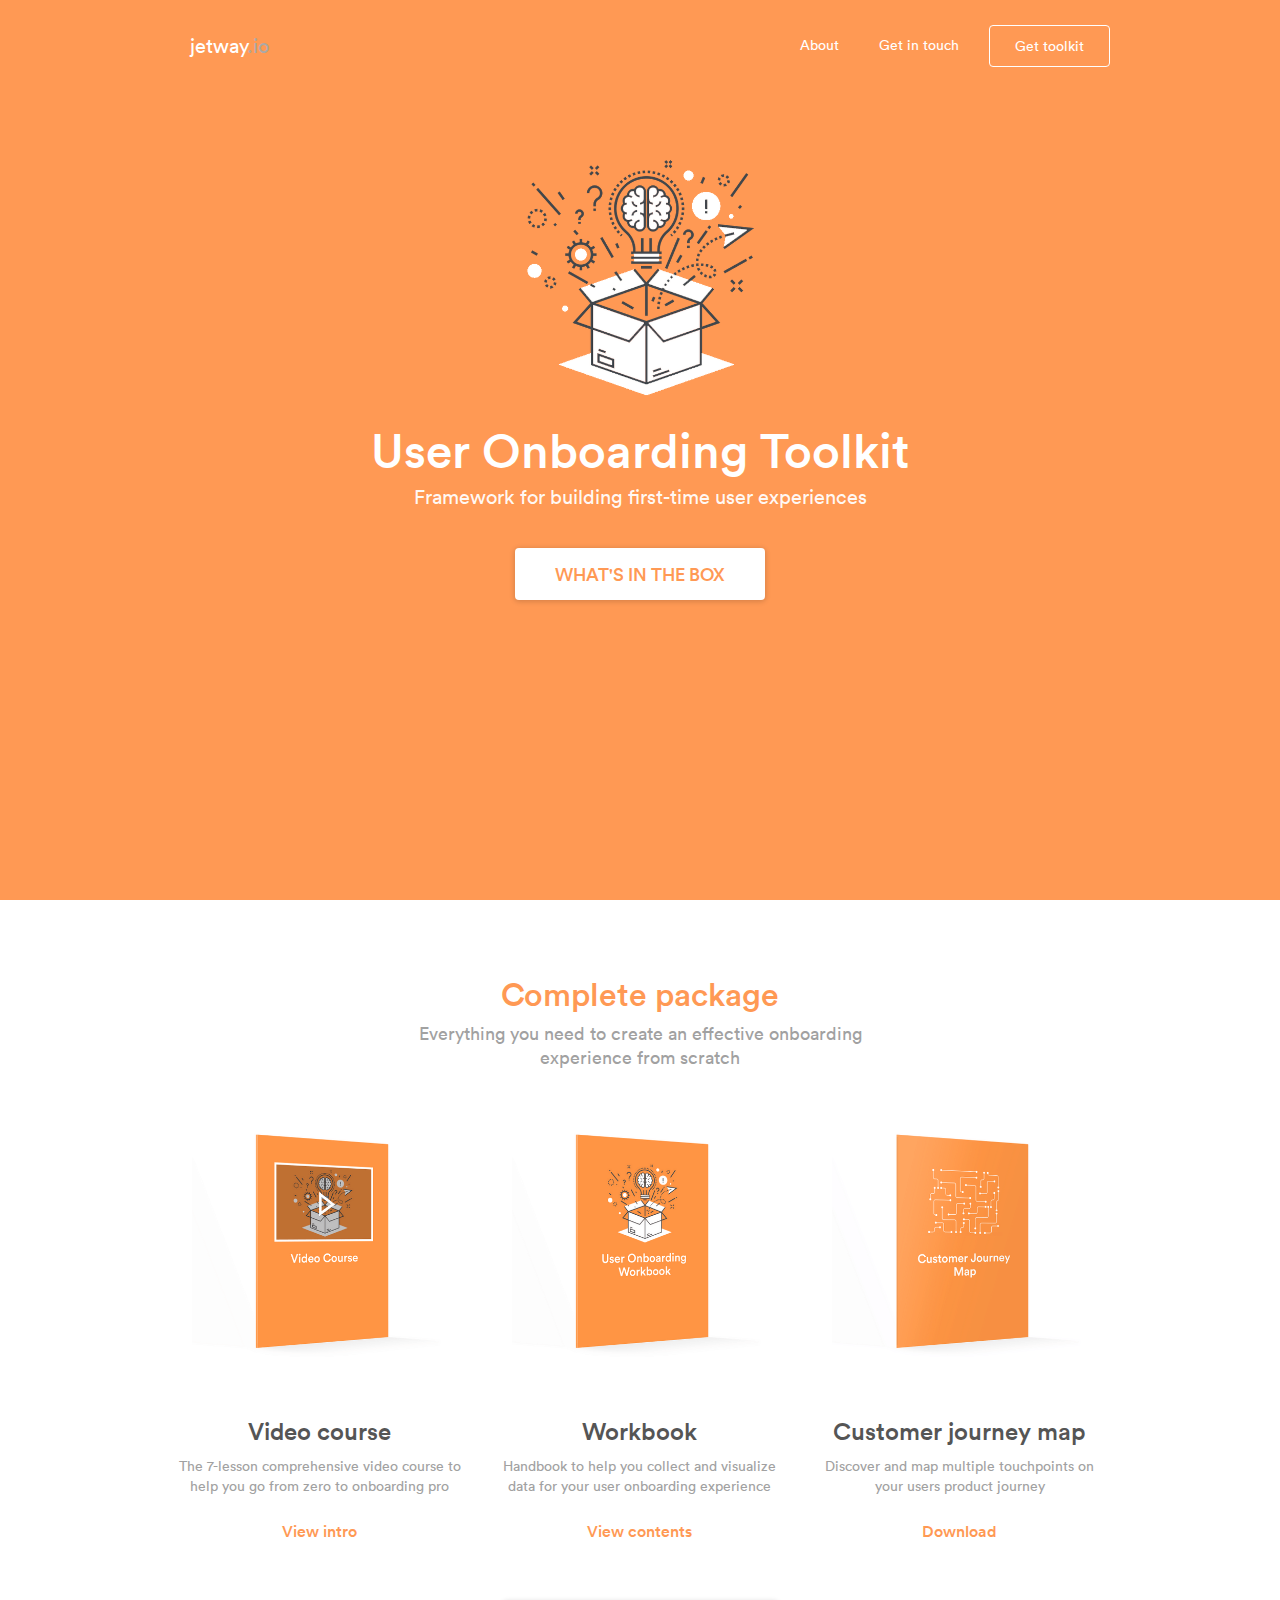
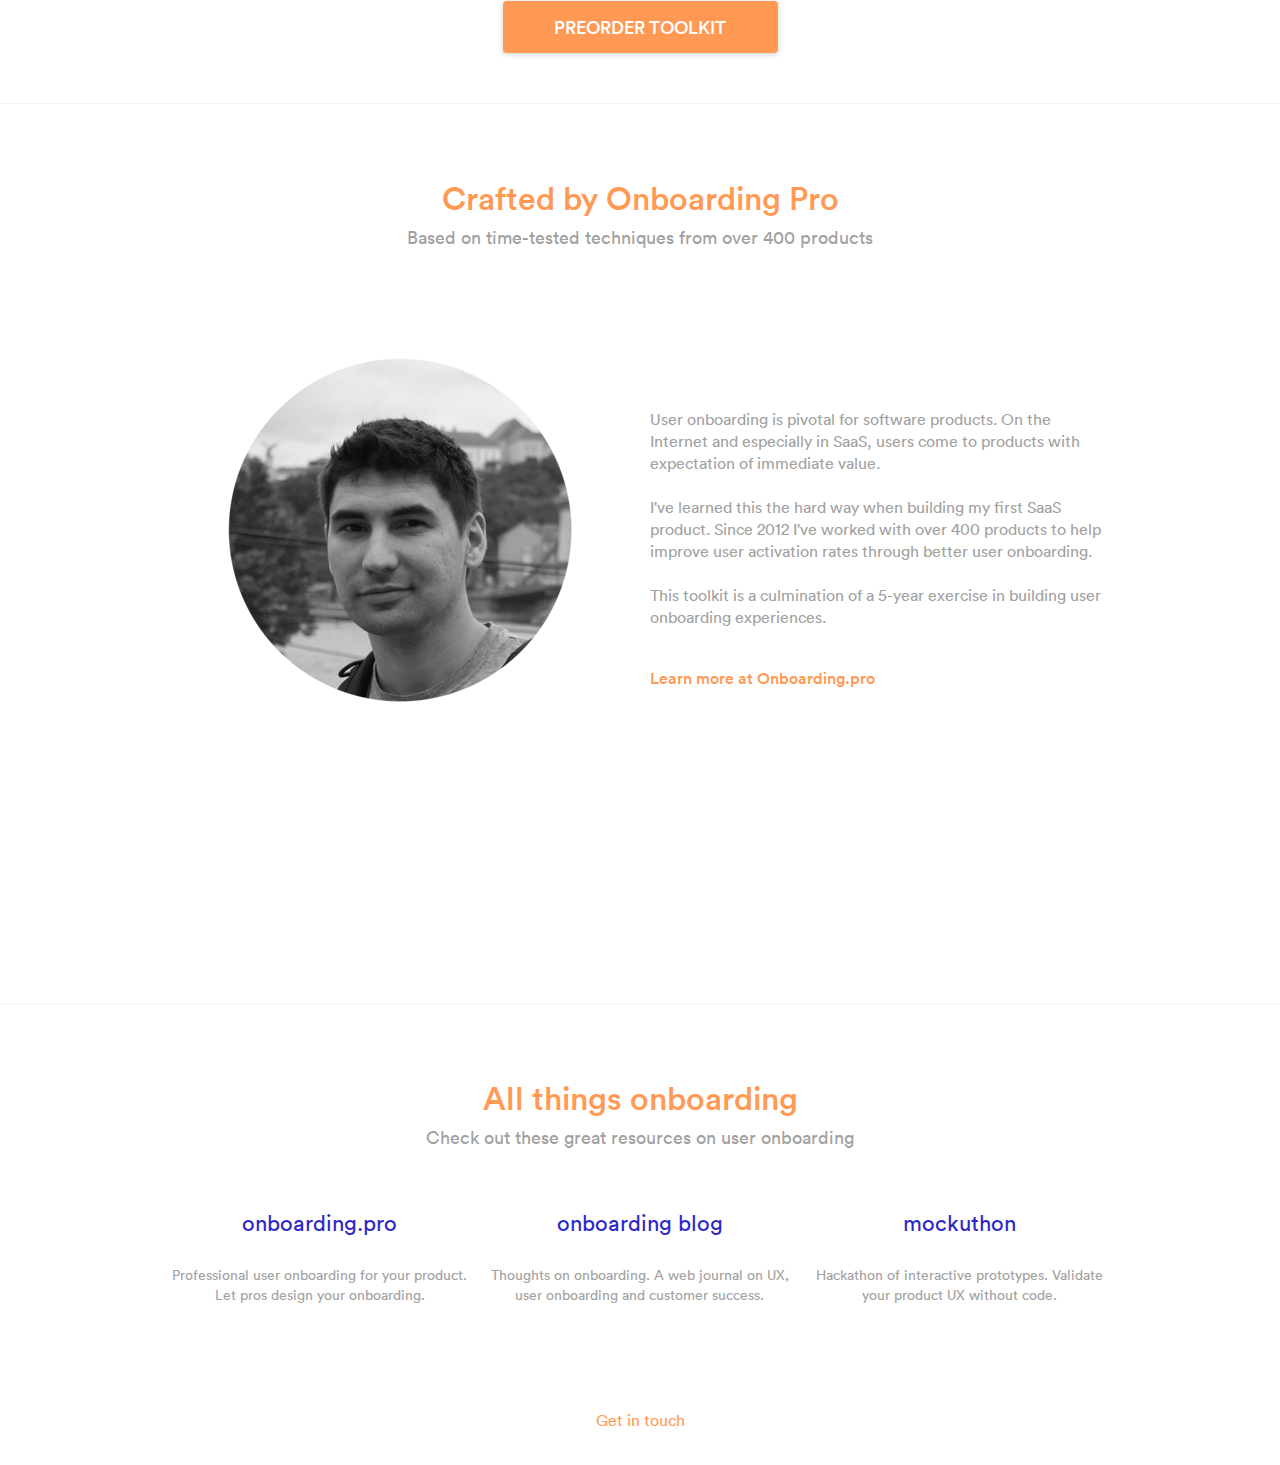
<file: index.html>
<!DOCTYPE html>
<!--  This site was created in Webflow. http://www.webflow.com  -->
<!--  Last Published: Fri May 24 2019 15:30:54 GMT+0000 (UTC)  -->
<html data-wf-page="5926dc28336625491fb35dda" data-wf-site="5926dc28336625491fb35dd9">
<head>
  <meta charset="utf-8">
  <title>Jetway - User Onboarding Toolkit</title>
  <meta content="Framework for building first-time user experiences. A 7-lesson video course and workbook: everything you need to create an effective user onboarding experience from scratch." name="description">
  <meta content="Jetway - User Onboarding Toolkit" property="og:title">
  <meta content="Framework for building first-time user experiences. A 7-lesson video course and workbook: everything you need to create an effective user onboarding experience from scratch." property="og:description">
  <meta content="summary" name="twitter:card">
  <meta content="width=device-width, initial-scale=1" name="viewport">
  <meta content="Webflow" name="generator">
  <link href="css/normalize.css" rel="stylesheet" type="text/css">
  <link href="css/webflow.css" rel="stylesheet" type="text/css">
  <link href="css/jetwayio.webflow.css" rel="stylesheet" type="text/css">
  <!-- [if lt IE 9]><script src="https://cdnjs.cloudflare.com/ajax/libs/html5shiv/3.7.3/html5shiv.min.js" type="text/javascript"></script><![endif] -->
  <script type="text/javascript">!function(o,c){var n=c.documentElement,t=" w-mod-";n.className+=t+"js",("ontouchstart"in o||o.DocumentTouch&&c instanceof DocumentTouch)&&(n.className+=t+"touch")}(window,document);</script>
  <link href="images/Favicon.png" rel="shortcut icon" type="image/x-icon">
  <link href="images/Webclip.png" rel="apple-touch-icon">
  <!--- Tooltip player -->
<script type='text/javascript'>
window.Tooltip||function(t,e){var o={
url:"https://cdn.tooltip.io/static/player.js",
key:"969c22a7-9fb8-4eb4-b0d8-3063a060be3e",
async:true
};

window.Tooltip={cs:[],_apiKey:o.key};for(
var r=["identify","goal","updateUserData","start","stop","refresh","show","hide","on"],
i={},n=0;n<r.length;n++){var a=r[n];i[a]=function(t){return function(){var e=Array.prototype.slice.call(arguments);
window.Tooltip.cs.push({method:t,args:e})}}(a)}window.Tooltip.API=i;var n=t.createElement(e),s=t.getElementsByTagName(e)[0];
n.type="text/javascript",n.async=o.async,s.parentNode.insertBefore(n,s),n.src=o.url}(document,"script");
</script>
<!--- Tooltip player -->
</head>
<body>
  <div class="modal-wrapper" data-ix="close-video-home">
    <div data-ix="view-lesson" class="video-wrapper">
      <div style="padding-top:56.17021276595745%" id="w-node-5a83f83bef24-1fb35dda" class="video w-video w-embed"><iframe class="embedly-embed" src="https://cdn.embedly.com/widgets/media.html?url=http%3A%2F%2Fwww.youtube.com%2Fwatch%3Fv%3DuLppy7e1SAs&src=http%3A%2F%2Fwww.youtube.com%2Fembed%2FuLppy7e1SAs&type=text%2Fhtml&key=c4e54deccf4d4ec997a64902e9a30300&schema=youtube" scrolling="no" frameborder="0" allowfullscreen=""></iframe></div>
    </div>
  </div>
  <div class="hero-section">
    <div data-collapse="medium" data-animation="default" data-duration="400" class="navbar w-nav">
      <div class="w-container">
        <a href="#" class="w-nav-brand">
          <div class="logo-insignia">jetway<span class="io">.io</span></div>
        </a>
        <nav role="navigation" class="nav-menu w-nav-menu"><a href="#About-author" class="nav-link w-nav-link">About</a><a href="mailto:hello@jetway.io?subject=Question%20about%20Jetway" class="nav-link w-nav-link">Get in touch</a><a href="subscribe.html" class="nav-link purchase w-nav-link">Get toolkit</a></nav>
        <div class="menu-button w-nav-button">
          <div class="icon w-icon-nav-menu"></div>
        </div>
      </div>
    </div>
    <div class="w-container"><img src="images/Hero-image.png" width="256" height="256" srcset="images/Hero-image-p-500.png 500w, images/Hero-image.png 512w" sizes="(max-width: 479px) 100vw, 256px" alt="" class="hero-image">
      <h1 class="hero-heading">User Onboarding Toolkit</h1>
      <h2 class="hero-subheading">Framework for building first-time user experiences</h2>
    </div><a href="#Complete-package" class="hero-button w-button">WHAT&#x27;S IN THE BOX</a></div>
  <div id="Complete-package" class="section">
    <div class="container w-container">
      <h2 class="section-heading">Complete package</h2>
      <h3 class="section-subheading">Everything you need to create an effective onboarding experience from scratch</h3>
      <div class="section-row w-row">
        <div class="column w-col w-col-4"><img src="images/Video-Course.png" width="256" srcset="images/Video-Course-p-500.png 500w, images/Video-Course-p-800.png 800w, images/Video-Course-p-1080.png 1080w, images/Video-Course-p-1600.png 1600w, images/Video-Course-p-2000.png 2000w, images/Video-Course-p-2600.png 2600w, images/Video-Course-p-3200.png 3200w, images/Video-Course.png 3465w" sizes="(max-width: 479px) 92vw, (max-width: 767px) 29vw, (max-width: 991px) 229.328125px, 256px" alt="" class="section-image">
          <h3 class="section-item-heading">Video course</h3>
          <p class="section-item-paragraph">The 7-lesson comprehensive video course to help you go from zero to onboarding pro</p><a href="#" class="view-lesson-link" data-ix="view-lesson-home">View intro</a></div>
        <div class="column w-col w-col-4"><img src="images/User-Onboarding-Workbook.png" width="256" srcset="images/User-Onboarding-Workbook-p-500.png 500w, images/User-Onboarding-Workbook-p-800.png 800w, images/User-Onboarding-Workbook-p-1080.png 1080w, images/User-Onboarding-Workbook-p-1600.png 1600w, images/User-Onboarding-Workbook-p-2000.png 2000w, images/User-Onboarding-Workbook-p-2600.png 2600w, images/User-Onboarding-Workbook-p-3200.png 3200w, images/User-Onboarding-Workbook.png 3465w" sizes="(max-width: 479px) 92vw, (max-width: 767px) 29vw, (max-width: 991px) 229.328125px, 256px" alt="" class="section-image">
          <h3 class="section-item-heading">Workbook</h3>
          <p class="section-item-paragraph">Handbook to help you collect and visualize data for your user onboarding experience</p><a target="_blank" href="https://jtw.io/3u1UrGk" class="section-item-link">View contents</a></div>
        <div class="column w-col w-col-4"><img src="images/Customer-Journey-Map.png" width="256" srcset="images/Customer-Journey-Map-p-500.png 500w, images/Customer-Journey-Map-p-800.png 800w, images/Customer-Journey-Map-p-1080.png 1080w, images/Customer-Journey-Map-p-1600.png 1600w, images/Customer-Journey-Map-p-2000.png 2000w, images/Customer-Journey-Map-p-2600.png 2600w, images/Customer-Journey-Map.png 3465w" sizes="(max-width: 479px) 92vw, (max-width: 767px) 29vw, (max-width: 991px) 229.328125px, 256px" alt="" class="section-image">
          <h3 class="section-item-heading">Customer journey map</h3>
          <p class="section-item-paragraph">Discover and map multiple touchpoints on your users product journey</p><a target="_blank" href="https://jtw.io/39Y4KEn" class="section-item-link">Download</a></div>
      </div><a href="subscribe.html" class="section-button w-button">PREORDER TOOLKIT</a></div>
  </div>
  <div id="About-author" class="section fullpage">
    <div class="w-container">
      <h2 class="section-heading">Crafted by Onboarding Pro</h2>
      <h3 class="section-subheading">Based on time-tested techniques from over 400 products</h3>
      <div class="section-row about w-row">
        <div class="w-col w-col-6"><img src="images/IMG_1077.png" alt="" class="section-image"></div>
        <div class="w-col w-col-6">
          <p class="section-paragraph right">User onboarding is pivotal for software products. On the Internet and especially in SaaS, users come to products with expectation of immediate value. <br><br>I&#x27;ve learned this the hard way when building my first SaaS product. Since 2012 I&#x27;ve worked with over 400 products to help improve user activation rates through better user onboarding.<br><br>This toolkit is a culmination of a 5-year exercise in building user onboarding experiences.</p><a href="http://onboarding.pro" target="_blank" class="section-item-link left">Learn more at Onboarding.pro</a></div>
      </div>
    </div>
  </div>
  <div id="Onboarding-resources" class="section-2">
    <div class="w-container">
      <h2 class="section-heading">All things onboarding</h2>
      <h3 class="section-subheading">Check out these great resources on user onboarding</h3>
      <div class="section-row w-row">
        <div class="column w-col w-col-4"><a href="http://onboarding.pro" target="_blank" class="resource-link">onboarding.pro</a>
          <p class="section-item-paragraph">Professional user onboarding for your product. Let pros design your onboarding.</p>
        </div>
        <div class="column w-col w-col-4"><a href="https://medium.com/@romanzadyrako" target="_blank" class="resource-link">onboarding blog</a>
          <p class="section-item-paragraph">Thoughts on onboarding. A web journal on UX, user onboarding and customer success.</p>
        </div>
        <div class="column w-col w-col-4"><a href="http://mockuthon.com" target="_blank" class="resource-link">mockuthon</a>
          <p class="section-item-paragraph">Hackathon of interactive prototypes. Validate your product UX without code.</p>
        </div>
      </div>
    </div>
  </div>
  <div id="Get-in-touch" class="footer">
    <div class="w-container"><a href="mailto:hello@jetway.io?subject=Question%20about%20Jetway" class="footer-link">Get in touch</a></div>
  </div>
  <script src="https://d1tdp7z6w94jbb.cloudfront.net/js/jquery-3.3.1.min.js" type="text/javascript" integrity="sha256-FgpCb/KJQlLNfOu91ta32o/NMZxltwRo8QtmkMRdAu8=" crossorigin="anonymous"></script>
  <script src="js/webflow.js" type="text/javascript"></script>
  <!-- [if lte IE 9]><script src="https://cdnjs.cloudflare.com/ajax/libs/placeholders/3.0.2/placeholders.min.js"></script><![endif] -->
</body>
</html>
</file>
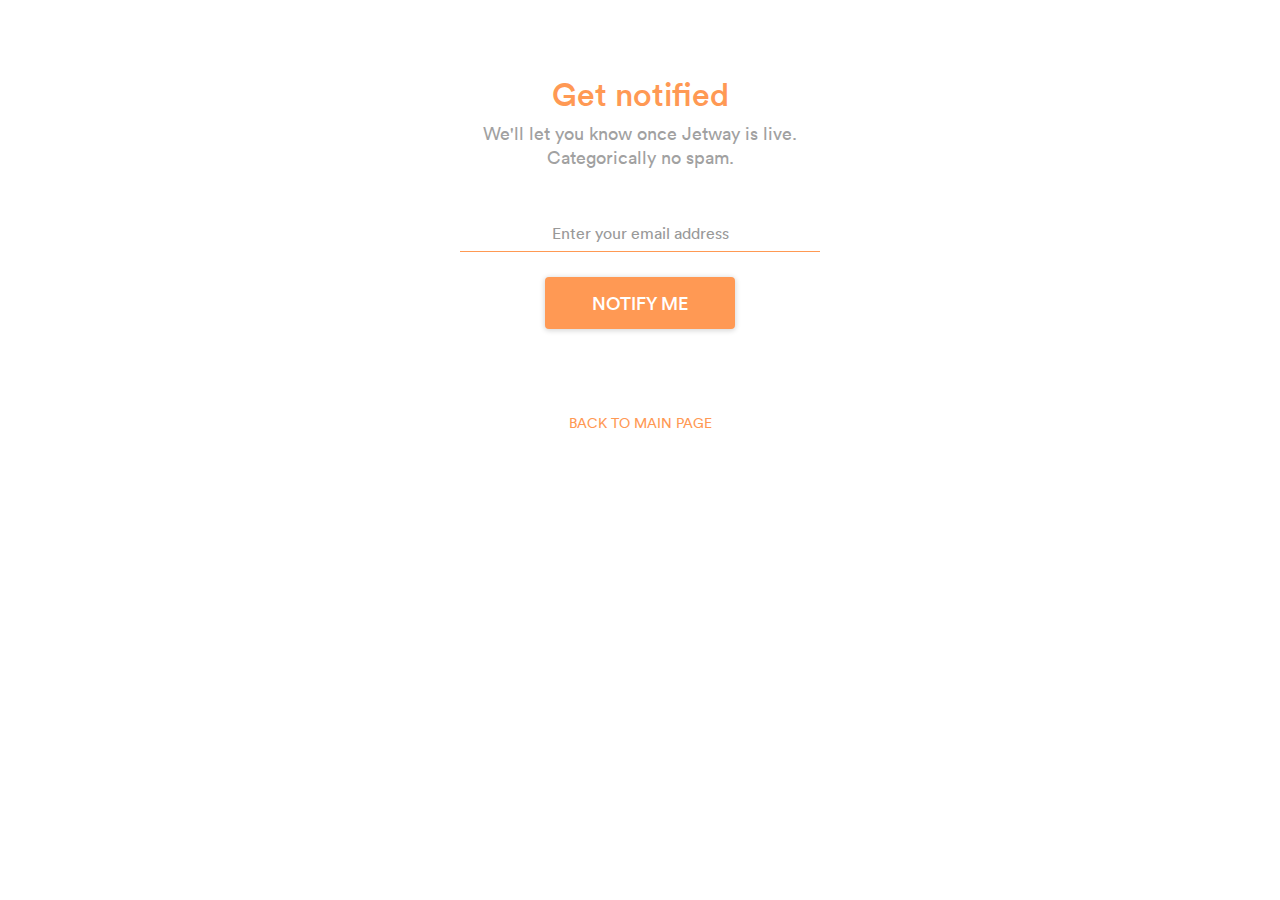
<file: subscribe.html>
<!DOCTYPE html>
<!--  This site was created in Webflow. http://www.webflow.com  -->
<!--  Last Published: Fri May 24 2019 15:30:54 GMT+0000 (UTC)  -->
<html data-wf-page="597371404a47f83f3fab40c2" data-wf-site="5926dc28336625491fb35dd9">
<head>
  <meta charset="utf-8">
  <title>Subscribe to Jetway updates</title>
  <meta content="Subscribe to receive updates from Jetway - user onboarding toolkit." name="description">
  <meta content="Subscribe to Jetway updates" property="og:title">
  <meta content="Subscribe to receive updates from Jetway - user onboarding toolkit." property="og:description">
  <meta content="summary" name="twitter:card">
  <meta content="width=device-width, initial-scale=1" name="viewport">
  <meta content="Webflow" name="generator">
  <link href="css/normalize.css" rel="stylesheet" type="text/css">
  <link href="css/webflow.css" rel="stylesheet" type="text/css">
  <link href="css/jetwayio.webflow.css" rel="stylesheet" type="text/css">
  <!-- [if lt IE 9]><script src="https://cdnjs.cloudflare.com/ajax/libs/html5shiv/3.7.3/html5shiv.min.js" type="text/javascript"></script><![endif] -->
  <script type="text/javascript">!function(o,c){var n=c.documentElement,t=" w-mod-";n.className+=t+"js",("ontouchstart"in o||o.DocumentTouch&&c instanceof DocumentTouch)&&(n.className+=t+"touch")}(window,document);</script>
  <link href="images/Favicon.png" rel="shortcut icon" type="image/x-icon">
  <link href="images/Webclip.png" rel="apple-touch-icon">
</head>
<body>
  <div>
    <div class="w-container">
      <h2 class="section-heading">Get notified</h2>
      <h3 class="section-subheading">We&#x27;ll let you know once Jetway is live. <br>Categorically no spam.</h3>
      <div class="w-form">
        <form id="email-form" name="email-form" data-name="Email Form" method="post" action="https://jetway.us16.list-manage.com/subscribe/post?u=bad51985ba2522c12cd84b60c&amp;amp;id=51e56b2a2b"><input type="email" class="email-field w-input" autofocus="true" maxlength="256" name="email" data-name="Email" placeholder="Enter your email address" id="email" required=""><input type="submit" value="NOTIFY ME" data-wait="Please wait..." class="subscribe-button w-button"></form>
        <div class="thank-you w-form-done">
          <div class="thank-you-message">Thank you! We&#x27;ll be in touch soon!</div>
        </div>
        <div class="error-field w-form-fail">
          <div class="error-message">Oops! That didn&#x27;t work. Please, try again.</div>
        </div>
      </div><a href="index.html" class="pfft-link">BACK TO MAIN PAGE</a></div>
  </div>
  <script src="https://d1tdp7z6w94jbb.cloudfront.net/js/jquery-3.3.1.min.js" type="text/javascript" integrity="sha256-FgpCb/KJQlLNfOu91ta32o/NMZxltwRo8QtmkMRdAu8=" crossorigin="anonymous"></script>
  <script src="js/webflow.js" type="text/javascript"></script>
  <!-- [if lte IE 9]><script src="https://cdnjs.cloudflare.com/ajax/libs/placeholders/3.0.2/placeholders.min.js"></script><![endif] -->
</body>
</html>
</file>
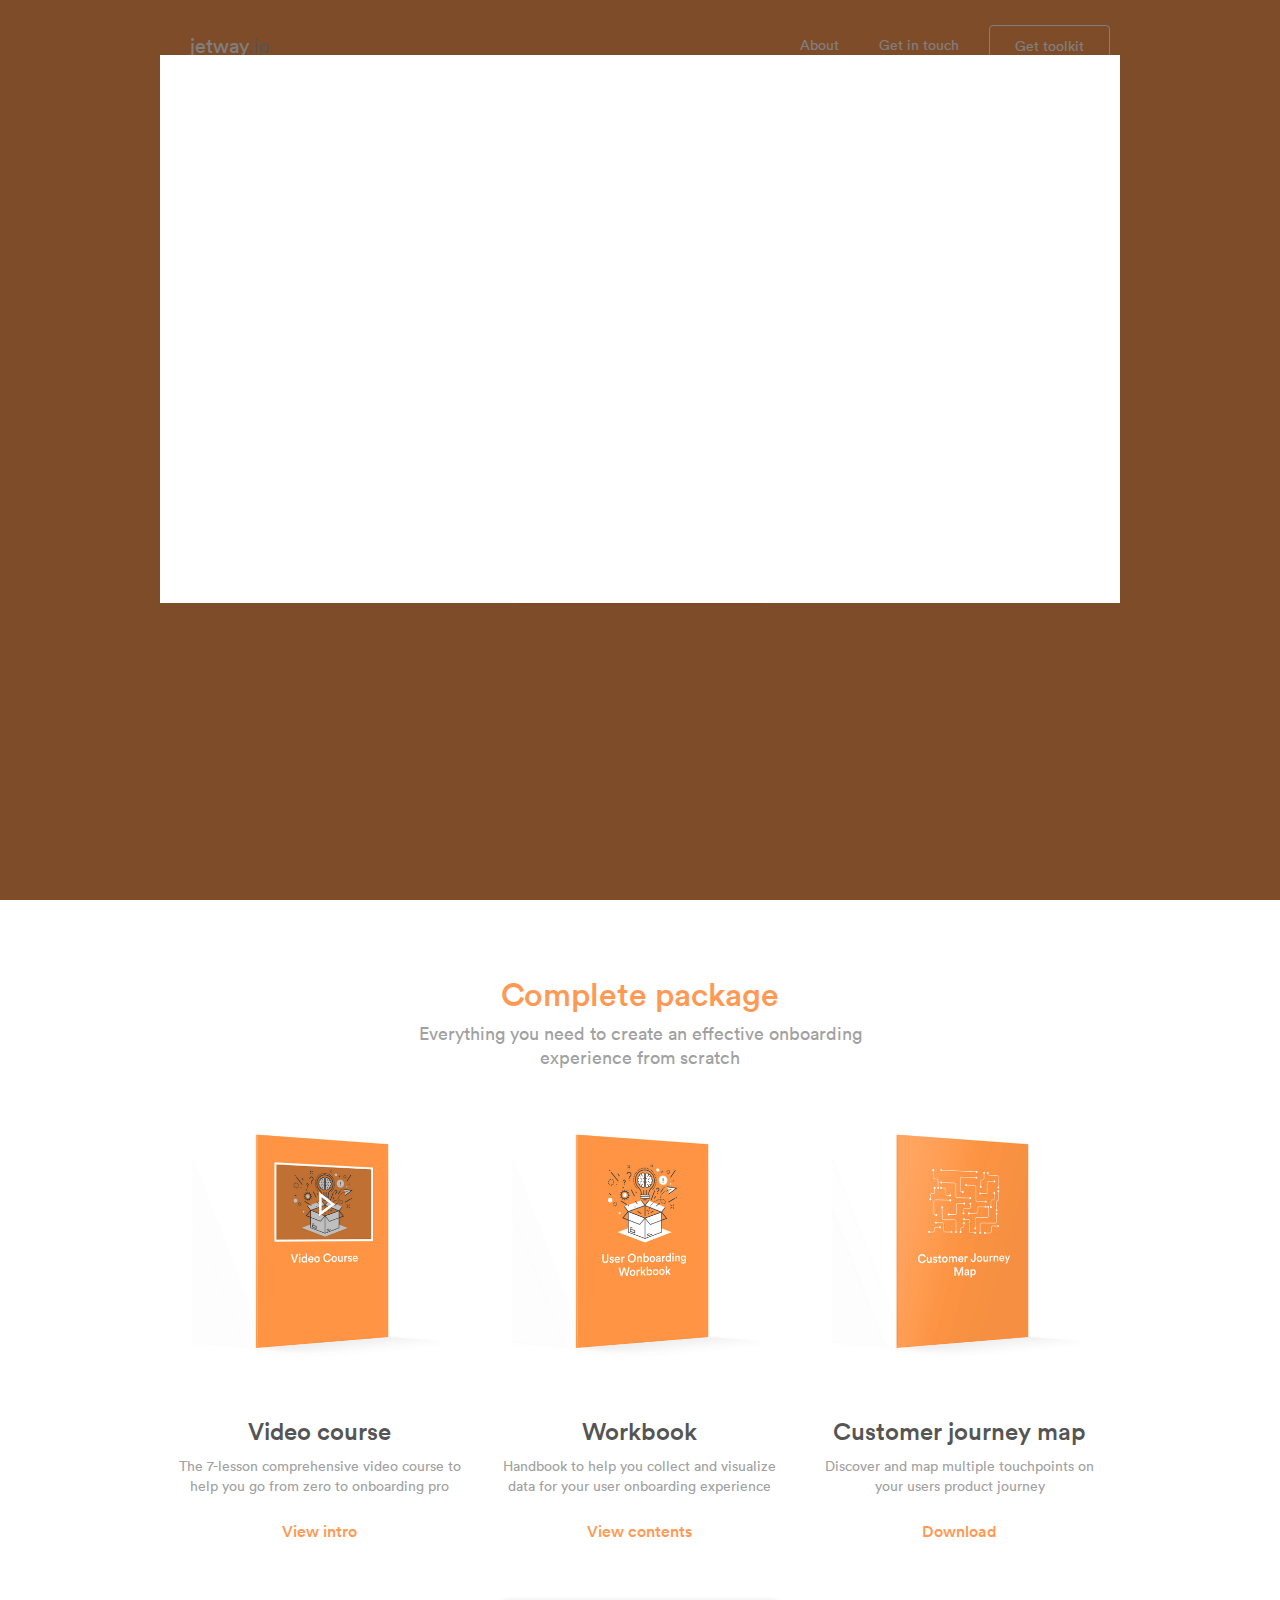
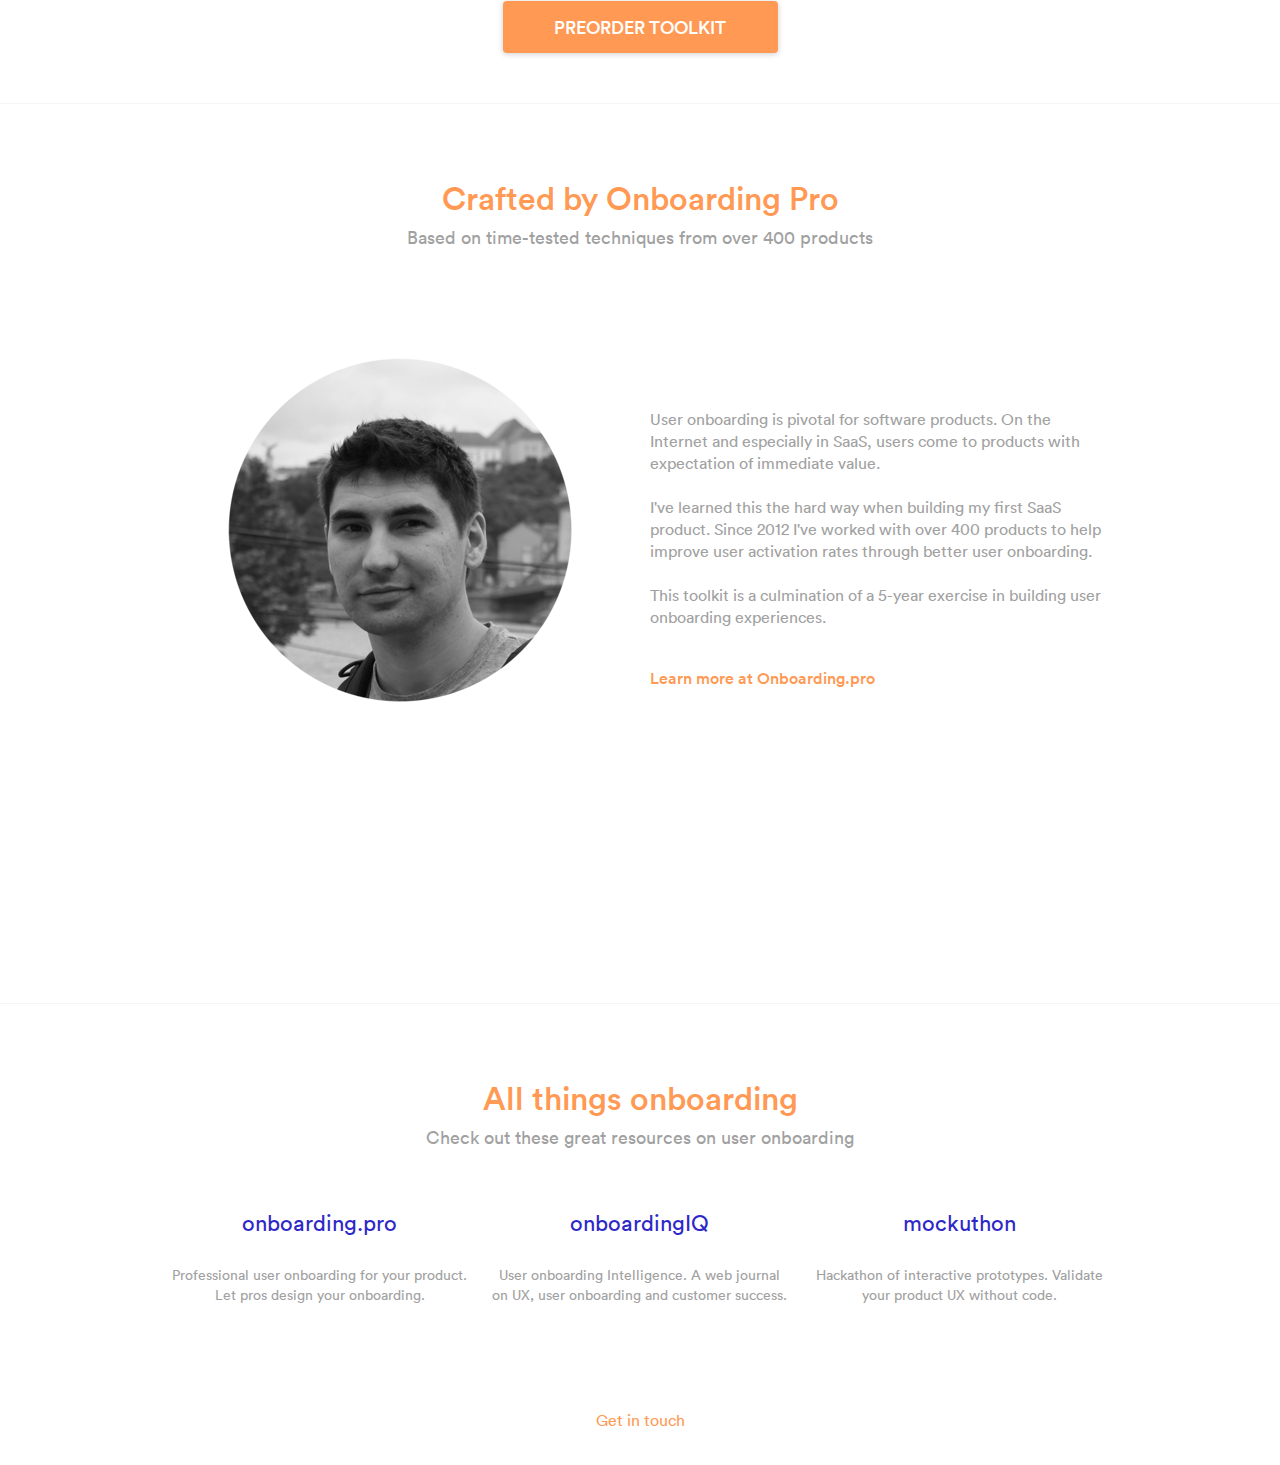
<file: video.html>
<!DOCTYPE html>
<!--  This site was created in Webflow. http://www.webflow.com  -->
<!--  Last Published: Fri May 24 2019 15:30:54 GMT+0000 (UTC)  -->
<html data-wf-page="5c879d75bf52880f8eaa050c" data-wf-site="5926dc28336625491fb35dd9">
<head>
  <meta charset="utf-8">
  <title>Video</title>
  <meta content="Framework for building first-time user experiences. A 7-lesson video course and workbook: everything you need to create an effective user onboarding experience from scratch." name="description">
  <meta content="Video" property="og:title">
  <meta content="Framework for building first-time user experiences. A 7-lesson video course and workbook: everything you need to create an effective user onboarding experience from scratch." property="og:description">
  <meta content="summary" name="twitter:card">
  <meta content="width=device-width, initial-scale=1" name="viewport">
  <meta content="Webflow" name="generator">
  <link href="css/normalize.css" rel="stylesheet" type="text/css">
  <link href="css/webflow.css" rel="stylesheet" type="text/css">
  <link href="css/jetwayio.webflow.css" rel="stylesheet" type="text/css">
  <!-- [if lt IE 9]><script src="https://cdnjs.cloudflare.com/ajax/libs/html5shiv/3.7.3/html5shiv.min.js" type="text/javascript"></script><![endif] -->
  <script type="text/javascript">!function(o,c){var n=c.documentElement,t=" w-mod-";n.className+=t+"js",("ontouchstart"in o||o.DocumentTouch&&c instanceof DocumentTouch)&&(n.className+=t+"touch")}(window,document);</script>
  <link href="images/Favicon.png" rel="shortcut icon" type="image/x-icon">
  <link href="images/Webclip.png" rel="apple-touch-icon">
</head>
<body>
  <div class="modal-wrapper_video" data-ix="close-video-modal">
    <div data-ix="view-lesson" class="video-wrapper_video">
      <div style="padding-top:56.17021276595745%" id="w-node-5a83f83bef24-8eaa050c" class="video w-video w-embed"><iframe class="embedly-embed" src="https://cdn.embedly.com/widgets/media.html?url=http%3A%2F%2Fwww.youtube.com%2Fwatch%3Fv%3DuLppy7e1SAs&src=http%3A%2F%2Fwww.youtube.com%2Fembed%2FuLppy7e1SAs&type=text%2Fhtml&key=c4e54deccf4d4ec997a64902e9a30300&schema=youtube" scrolling="no" frameborder="0" allowfullscreen=""></iframe></div>
    </div>
  </div>
  <div class="hero-section">
    <div data-collapse="medium" data-animation="default" data-duration="400" class="navbar w-nav">
      <div class="w-container">
        <a href="#" class="w-nav-brand">
          <div class="logo-insignia">jetway<span class="io">.io</span></div>
        </a>
        <nav role="navigation" class="nav-menu w-nav-menu"><a href="#About-author" class="nav-link w-nav-link">About</a><a href="mailto:hello@jetway.io?subject=Question%20about%20Jetway" class="nav-link w-nav-link">Get in touch</a><a href="subscribe.html" class="nav-link purchase w-nav-link">Get toolkit</a></nav>
        <div class="menu-button w-nav-button">
          <div class="icon w-icon-nav-menu"></div>
        </div>
      </div>
    </div>
    <div class="w-container"><img src="images/Hero-image.png" width="256" height="256" srcset="images/Hero-image-p-500.png 500w, images/Hero-image.png 512w" sizes="(max-width: 479px) 100vw, 256px" alt="" class="hero-image">
      <h1 class="hero-heading">User Onboarding Toolkit</h1>
      <h2 class="hero-subheading">Framework for building first-time user experiences</h2>
    </div><a href="#Complete-package" class="hero-button w-button">WHAT&#x27;S IN THE BOX</a></div>
  <div id="Complete-package" class="section">
    <div class="container w-container">
      <h2 class="section-heading">Complete package</h2>
      <h3 class="section-subheading">Everything you need to create an effective onboarding experience from scratch</h3>
      <div class="section-row w-row">
        <div class="column w-col w-col-4"><img src="images/Video-Course.png" width="256" srcset="images/Video-Course-p-500.png 500w, images/Video-Course-p-800.png 800w, images/Video-Course-p-1080.png 1080w, images/Video-Course-p-1600.png 1600w, images/Video-Course-p-2000.png 2000w, images/Video-Course-p-2600.png 2600w, images/Video-Course-p-3200.png 3200w, images/Video-Course.png 3465w" sizes="(max-width: 479px) 92vw, (max-width: 767px) 29vw, (max-width: 991px) 229.328125px, 256px" alt="" class="section-image">
          <h3 class="section-item-heading">Video course</h3>
          <p class="section-item-paragraph">The 7-lesson comprehensive video course to help you go from zero to onboarding pro</p><a href="#" class="view-lesson-link" data-ix="view-lesson">View intro</a></div>
        <div class="column w-col w-col-4"><img src="images/User-Onboarding-Workbook.png" width="256" srcset="images/User-Onboarding-Workbook-p-500.png 500w, images/User-Onboarding-Workbook-p-800.png 800w, images/User-Onboarding-Workbook-p-1080.png 1080w, images/User-Onboarding-Workbook-p-1600.png 1600w, images/User-Onboarding-Workbook-p-2000.png 2000w, images/User-Onboarding-Workbook-p-2600.png 2600w, images/User-Onboarding-Workbook-p-3200.png 3200w, images/User-Onboarding-Workbook.png 3465w" sizes="(max-width: 479px) 92vw, (max-width: 767px) 29vw, (max-width: 991px) 229.328125px, 256px" alt="" class="section-image">
          <h3 class="section-item-heading">Workbook</h3>
          <p class="section-item-paragraph">Handbook to help you collect and visualize data for your user onboarding experience</p><a target="_blank" href="https://jtw.io/2uoBJbF" class="section-item-link">View contents</a></div>
        <div class="column w-col w-col-4"><img src="images/Customer-Journey-Map.png" width="256" srcset="images/Customer-Journey-Map-p-500.png 500w, images/Customer-Journey-Map-p-800.png 800w, images/Customer-Journey-Map-p-1080.png 1080w, images/Customer-Journey-Map-p-1600.png 1600w, images/Customer-Journey-Map-p-2000.png 2000w, images/Customer-Journey-Map-p-2600.png 2600w, images/Customer-Journey-Map.png 3465w" sizes="(max-width: 479px) 92vw, (max-width: 767px) 29vw, (max-width: 991px) 229.328125px, 256px" alt="" class="section-image">
          <h3 class="section-item-heading">Customer journey map</h3>
          <p class="section-item-paragraph">Discover and map multiple touchpoints on your users product journey</p><a target="_blank" href="https://jtw.io/2tN7jOm" class="section-item-link">Download</a></div>
      </div><a href="subscribe.html" class="section-button w-button">PREORDER TOOLKIT</a></div>
  </div>
  <div id="About-author" class="section fullpage">
    <div class="w-container">
      <h2 class="section-heading">Crafted by Onboarding Pro</h2>
      <h3 class="section-subheading">Based on time-tested techniques from over 400 products</h3>
      <div class="section-row about w-row">
        <div class="w-col w-col-6"><img src="images/IMG_1077.png" alt="" class="section-image"></div>
        <div class="w-col w-col-6">
          <p class="section-paragraph right">User onboarding is pivotal for software products. On the Internet and especially in SaaS, users come to products with expectation of immediate value. <br><br>I&#x27;ve learned this the hard way when building my first SaaS product. Since 2012 I&#x27;ve worked with over 400 products to help improve user activation rates through better user onboarding.<br><br>This toolkit is a culmination of a 5-year exercise in building user onboarding experiences.</p><a href="http://onboarding.pro" target="_blank" class="section-item-link left">Learn more at Onboarding.pro</a></div>
      </div>
    </div>
  </div>
  <div id="Onboarding-resources" class="section-2">
    <div class="w-container">
      <h2 class="section-heading">All things onboarding</h2>
      <h3 class="section-subheading">Check out these great resources on user onboarding</h3>
      <div class="section-row w-row">
        <div class="column w-col w-col-4"><a href="http://onboarding.pro" target="_blank" class="resource-link">onboarding.pro</a>
          <p class="section-item-paragraph">Professional user onboarding for your product. Let pros design your onboarding.</p>
        </div>
        <div class="column w-col w-col-4"><a href="http://onboardingIQ.com" target="_blank" class="resource-link">onboardingIQ</a>
          <p class="section-item-paragraph">User onboarding Intelligence. A web journal on UX, user onboarding and customer success.</p>
        </div>
        <div class="column w-col w-col-4"><a href="http://mockuthon.com" target="_blank" class="resource-link">mockuthon</a>
          <p class="section-item-paragraph">Hackathon of interactive prototypes. Validate your product UX without code.</p>
        </div>
      </div>
    </div>
  </div>
  <div id="Get-in-touch" class="footer">
    <div class="w-container"><a href="mailto:hello@jetway.io?subject=Question%20about%20Jetway" class="footer-link">Get in touch</a></div>
  </div>
  <script src="https://d1tdp7z6w94jbb.cloudfront.net/js/jquery-3.3.1.min.js" type="text/javascript" integrity="sha256-FgpCb/KJQlLNfOu91ta32o/NMZxltwRo8QtmkMRdAu8=" crossorigin="anonymous"></script>
  <script src="js/webflow.js" type="text/javascript"></script>
  <!-- [if lte IE 9]><script src="https://cdnjs.cloudflare.com/ajax/libs/placeholders/3.0.2/placeholders.min.js"></script><![endif] -->
</body>
</html>
</file>
<file: css/webflow.css>
@font-face {
  font-family: 'webflow-icons';
  src: url("[data-uri]") format('truetype');
  font-weight: normal;
  font-style: normal;
}
[class^="w-icon-"],
[class*=" w-icon-"] {
  /* use !important to prevent issues with browser extensions that change fonts */
  font-family: 'webflow-icons' !important;
  speak: none;
  font-style: normal;
  font-weight: normal;
  font-variant: normal;
  text-transform: none;
  line-height: 1;
  /* Better Font Rendering =========== */
  -webkit-font-smoothing: antialiased;
  -moz-osx-font-smoothing: grayscale;
}
.w-icon-slider-right:before {
  content: "\e600";
}
.w-icon-slider-left:before {
  content: "\e601";
}
.w-icon-nav-menu:before {
  content: "\e602";
}
.w-icon-arrow-down:before,
.w-icon-dropdown-toggle:before {
  content: "\e603";
}
.w-icon-file-upload-remove:before {
  content: "\e900";
}
.w-icon-file-upload-icon:before {
  content: "\e903";
}
* {
  -webkit-box-sizing: border-box;
  -moz-box-sizing: border-box;
  box-sizing: border-box;
}
html {
  height: 100%;
}
body {
  margin: 0;
  min-height: 100%;
  background-color: #fff;
  font-family: Arial, sans-serif;
  font-size: 14px;
  line-height: 20px;
  color: #333;
}
img {
  max-width: 100%;
  vertical-align: middle;
  display: inline-block;
}
html.w-mod-touch * {
  background-attachment: scroll !important;
}
.w-block {
  display: block;
}
.w-inline-block {
  max-width: 100%;
  display: inline-block;
}
.w-clearfix:before,
.w-clearfix:after {
  content: " ";
  display: table;
  grid-column-start: 1;
  grid-row-start: 1;
  grid-column-end: 2;
  grid-row-end: 2;
}
.w-clearfix:after {
  clear: both;
}
.w-hidden {
  display: none;
}
.w-button {
  display: inline-block;
  padding: 9px 15px;
  background-color: #3898EC;
  color: white;
  border: 0;
  line-height: inherit;
  text-decoration: none;
  cursor: pointer;
  border-radius: 0;
}
input.w-button {
  -webkit-appearance: button;
}
html[data-w-dynpage] [data-w-cloak] {
  color: transparent !important;
}
.w-webflow-badge,
.w-webflow-badge * {
  position: static;
  left: auto;
  top: auto;
  right: auto;
  bottom: auto;
  z-index: auto;
  display: block;
  visibility: visible;
  overflow: visible;
  overflow-x: visible;
  overflow-y: visible;
  box-sizing: border-box;
  width: auto;
  height: auto;
  max-height: none;
  max-width: none;
  min-height: 0;
  min-width: 0;
  margin: 0;
  padding: 0;
  float: none;
  clear: none;
  border: 0 none transparent;
  border-radius: 0;
  background: none;
  background-image: none;
  background-position: 0% 0%;
  background-size: auto auto;
  background-repeat: repeat;
  background-origin: padding-box;
  background-clip: border-box;
  background-attachment: scroll;
  background-color: transparent;
  box-shadow: none;
  opacity: 1.0;
  transform: none;
  transition: none;
  direction: ltr;
  font-family: inherit;
  font-weight: inherit;
  color: inherit;
  font-size: inherit;
  line-height: inherit;
  font-style: inherit;
  font-variant: inherit;
  text-align: inherit;
  letter-spacing: inherit;
  text-decoration: inherit;
  text-indent: 0;
  text-transform: inherit;
  list-style-type: disc;
  text-shadow: none;
  font-smoothing: auto;
  vertical-align: baseline;
  cursor: inherit;
  white-space: inherit;
  word-break: normal;
  word-spacing: normal;
  word-wrap: normal;
}
.w-webflow-badge {
  position: fixed !important;
  display: inline-block !important;
  visibility: visible !important;
  opacity: 1 !important;
  z-index: 2147483647 !important;
  top: auto !important;
  right: 12px !important;
  bottom: 12px !important;
  left: auto !important;
  color: #AAADB0 !important;
  background-color: #fff !important;
  border-radius: 3px !important;
  padding: 6px 8px 6px 6px !important;
  font-size: 12px !important;
  opacity: 1.0 !important;
  line-height: 14px !important;
  text-decoration: none !important;
  transform: none !important;
  margin: 0 !important;
  width: auto !important;
  height: auto !important;
  overflow: visible !important;
  white-space: nowrap;
  box-shadow: 0 0 0 1px rgba(0, 0, 0, 0.1), 0px 1px 3px rgba(0, 0, 0, 0.1);
  cursor: pointer;
}
.w-webflow-badge > img {
  display: inline-block !important;
  visibility: visible !important;
  opacity: 1 !important;
  vertical-align: middle !important;
}
h1,
h2,
h3,
h4,
h5,
h6 {
  font-weight: bold;
  margin-bottom: 10px;
}
h1 {
  font-size: 38px;
  line-height: 44px;
  margin-top: 20px;
}
h2 {
  font-size: 32px;
  line-height: 36px;
  margin-top: 20px;
}
h3 {
  font-size: 24px;
  line-height: 30px;
  margin-top: 20px;
}
h4 {
  font-size: 18px;
  line-height: 24px;
  margin-top: 10px;
}
h5 {
  font-size: 14px;
  line-height: 20px;
  margin-top: 10px;
}
h6 {
  font-size: 12px;
  line-height: 18px;
  margin-top: 10px;
}
p {
  margin-top: 0;
  margin-bottom: 10px;
}
blockquote {
  margin: 0 0 10px 0;
  padding: 10px 20px;
  border-left: 5px solid #E2E2E2;
  font-size: 18px;
  line-height: 22px;
}
figure {
  margin: 0;
  margin-bottom: 10px;
}
figcaption {
  margin-top: 5px;
  text-align: center;
}
ul,
ol {
  margin-top: 0px;
  margin-bottom: 10px;
  padding-left: 40px;
}
.w-list-unstyled {
  padding-left: 0;
  list-style: none;
}
.w-embed:before,
.w-embed:after {
  content: " ";
  display: table;
  grid-column-start: 1;
  grid-row-start: 1;
  grid-column-end: 2;
  grid-row-end: 2;
}
.w-embed:after {
  clear: both;
}
.w-video {
  width: 100%;
  position: relative;
  padding: 0;
}
.w-video iframe,
.w-video object,
.w-video embed {
  position: absolute;
  top: 0;
  left: 0;
  width: 100%;
  height: 100%;
}
fieldset {
  padding: 0;
  margin: 0;
  border: 0;
}
button,
html input[type="button"],
input[type="reset"] {
  border: 0;
  cursor: pointer;
  -webkit-appearance: button;
}
.w-form {
  margin: 0 0 15px;
}
.w-form-done {
  display: none;
  padding: 20px;
  text-align: center;
  background-color: #dddddd;
}
.w-form-fail {
  display: none;
  margin-top: 10px;
  padding: 10px;
  background-color: #ffdede;
}
label {
  display: block;
  margin-bottom: 5px;
  font-weight: bold;
}
.w-input,
.w-select {
  display: block;
  width: 100%;
  height: 38px;
  padding: 8px 12px;
  margin-bottom: 10px;
  font-size: 14px;
  line-height: 1.428571429;
  color: #333333;
  vertical-align: middle;
  background-color: #ffffff;
  border: 1px solid #cccccc;
}
.w-input:-moz-placeholder,
.w-select:-moz-placeholder {
  color: #999;
}
.w-input::-moz-placeholder,
.w-select::-moz-placeholder {
  color: #999;
  opacity: 1;
}
.w-input:-ms-input-placeholder,
.w-select:-ms-input-placeholder {
  color: #999;
}
.w-input::-webkit-input-placeholder,
.w-select::-webkit-input-placeholder {
  color: #999;
}
.w-input:focus,
.w-select:focus {
  border-color: #3898EC;
  outline: 0;
}
.w-input[disabled],
.w-select[disabled],
.w-input[readonly],
.w-select[readonly],
fieldset[disabled] .w-input,
fieldset[disabled] .w-select {
  cursor: not-allowed;
  background-color: #eeeeee;
}
textarea.w-input,
textarea.w-select {
  height: auto;
}
.w-select {
  background-color: #f3f3f3;
}
.w-select[multiple] {
  height: auto;
}
.w-form-label {
  display: inline-block;
  cursor: pointer;
  font-weight: normal;
  margin-bottom: 0px;
}
.w-radio {
  display: block;
  margin-bottom: 5px;
  padding-left: 20px;
}
.w-radio:before,
.w-radio:after {
  content: " ";
  display: table;
  grid-column-start: 1;
  grid-row-start: 1;
  grid-column-end: 2;
  grid-row-end: 2;
}
.w-radio:after {
  clear: both;
}
.w-radio-input {
  margin: 4px 0 0;
  margin-top: 1px \9;
  line-height: normal;
  float: left;
  margin-left: -20px;
}
.w-radio-input {
  margin-top: 3px;
}
.w-file-upload {
  display: block;
  margin-bottom: 10px;
}
.w-file-upload-input {
  width: 0.1px;
  height: 0.1px;
  opacity: 0;
  overflow: hidden;
  position: absolute;
  z-index: -100;
}
.w-file-upload-default,
.w-file-upload-uploading,
.w-file-upload-success {
  display: inline-block;
  color: #333333;
}
.w-file-upload-error {
  display: block;
  margin-top: 10px;
}
.w-file-upload-default.w-hidden,
.w-file-upload-uploading.w-hidden,
.w-file-upload-error.w-hidden,
.w-file-upload-success.w-hidden {
  display: none;
}
.w-file-upload-uploading-btn {
  display: flex;
  font-size: 14px;
  font-weight: normal;
  cursor: pointer;
  margin: 0;
  padding: 8px 12px;
  border: 1px solid #cccccc;
  background-color: #fafafa;
}
.w-file-upload-file {
  display: flex;
  flex-grow: 1;
  justify-content: space-between;
  margin: 0;
  padding: 8px 9px 8px 11px;
  border: 1px solid #cccccc;
  background-color: #fafafa;
}
.w-file-upload-file-name {
  font-size: 14px;
  font-weight: normal;
  display: block;
}
.w-file-remove-link {
  margin-top: 3px;
  margin-left: 10px;
  width: auto;
  height: auto;
  padding: 3px;
  display: block;
  cursor: pointer;
}
.w-icon-file-upload-remove {
  margin: auto;
  font-size: 10px;
}
.w-file-upload-error-msg {
  display: inline-block;
  color: #ea384c;
  padding: 2px 0;
}
.w-file-upload-info {
  display: inline-block;
  line-height: 38px;
  padding: 0 12px;
}
.w-file-upload-label {
  display: inline-block;
  font-size: 14px;
  font-weight: normal;
  cursor: pointer;
  margin: 0;
  padding: 8px 12px;
  border: 1px solid #cccccc;
  background-color: #fafafa;
}
.w-icon-file-upload-icon,
.w-icon-file-upload-uploading {
  display: inline-block;
  margin-right: 8px;
  width: 20px;
}
.w-icon-file-upload-uploading {
  height: 20px;
}
.w-container {
  margin-left: auto;
  margin-right: auto;
  max-width: 940px;
}
.w-container:before,
.w-container:after {
  content: " ";
  display: table;
  grid-column-start: 1;
  grid-row-start: 1;
  grid-column-end: 2;
  grid-row-end: 2;
}
.w-container:after {
  clear: both;
}
.w-container .w-row {
  margin-left: -10px;
  margin-right: -10px;
}
.w-row:before,
.w-row:after {
  content: " ";
  display: table;
  grid-column-start: 1;
  grid-row-start: 1;
  grid-column-end: 2;
  grid-row-end: 2;
}
.w-row:after {
  clear: both;
}
.w-row .w-row {
  margin-left: 0;
  margin-right: 0;
}
.w-col {
  position: relative;
  float: left;
  width: 100%;
  min-height: 1px;
  padding-left: 10px;
  padding-right: 10px;
}
.w-col .w-col {
  padding-left: 0;
  padding-right: 0;
}
.w-col-1 {
  width: 8.33333333%;
}
.w-col-2 {
  width: 16.66666667%;
}
.w-col-3 {
  width: 25%;
}
.w-col-4 {
  width: 33.33333333%;
}
.w-col-5 {
  width: 41.66666667%;
}
.w-col-6 {
  width: 50%;
}
.w-col-7 {
  width: 58.33333333%;
}
.w-col-8 {
  width: 66.66666667%;
}
.w-col-9 {
  width: 75%;
}
.w-col-10 {
  width: 83.33333333%;
}
.w-col-11 {
  width: 91.66666667%;
}
.w-col-12 {
  width: 100%;
}
.w-hidden-main {
  display: none !important;
}
@media screen and (max-width: 991px) {
  .w-container {
    max-width: 728px;
  }
  .w-hidden-main {
    display: inherit !important;
  }
  .w-hidden-medium {
    display: none !important;
  }
  .w-col-medium-1 {
    width: 8.33333333%;
  }
  .w-col-medium-2 {
    width: 16.66666667%;
  }
  .w-col-medium-3 {
    width: 25%;
  }
  .w-col-medium-4 {
    width: 33.33333333%;
  }
  .w-col-medium-5 {
    width: 41.66666667%;
  }
  .w-col-medium-6 {
    width: 50%;
  }
  .w-col-medium-7 {
    width: 58.33333333%;
  }
  .w-col-medium-8 {
    width: 66.66666667%;
  }
  .w-col-medium-9 {
    width: 75%;
  }
  .w-col-medium-10 {
    width: 83.33333333%;
  }
  .w-col-medium-11 {
    width: 91.66666667%;
  }
  .w-col-medium-12 {
    width: 100%;
  }
  .w-col-stack {
    width: 100%;
    left: auto;
    right: auto;
  }
}
@media screen and (max-width: 767px) {
  .w-hidden-main {
    display: inherit !important;
  }
  .w-hidden-medium {
    display: inherit !important;
  }
  .w-hidden-small {
    display: none !important;
  }
  .w-row,
  .w-container .w-row {
    margin-left: 0;
    margin-right: 0;
  }
  .w-col {
    width: 100%;
    left: auto;
    right: auto;
  }
  .w-col-small-1 {
    width: 8.33333333%;
  }
  .w-col-small-2 {
    width: 16.66666667%;
  }
  .w-col-small-3 {
    width: 25%;
  }
  .w-col-small-4 {
    width: 33.33333333%;
  }
  .w-col-small-5 {
    width: 41.66666667%;
  }
  .w-col-small-6 {
    width: 50%;
  }
  .w-col-small-7 {
    width: 58.33333333%;
  }
  .w-col-small-8 {
    width: 66.66666667%;
  }
  .w-col-small-9 {
    width: 75%;
  }
  .w-col-small-10 {
    width: 83.33333333%;
  }
  .w-col-small-11 {
    width: 91.66666667%;
  }
  .w-col-small-12 {
    width: 100%;
  }
}
@media screen and (max-width: 479px) {
  .w-container {
    max-width: none;
  }
  .w-hidden-main {
    display: inherit !important;
  }
  .w-hidden-medium {
    display: inherit !important;
  }
  .w-hidden-small {
    display: inherit !important;
  }
  .w-hidden-tiny {
    display: none !important;
  }
  .w-col {
    width: 100%;
  }
  .w-col-tiny-1 {
    width: 8.33333333%;
  }
  .w-col-tiny-2 {
    width: 16.66666667%;
  }
  .w-col-tiny-3 {
    width: 25%;
  }
  .w-col-tiny-4 {
    width: 33.33333333%;
  }
  .w-col-tiny-5 {
    width: 41.66666667%;
  }
  .w-col-tiny-6 {
    width: 50%;
  }
  .w-col-tiny-7 {
    width: 58.33333333%;
  }
  .w-col-tiny-8 {
    width: 66.66666667%;
  }
  .w-col-tiny-9 {
    width: 75%;
  }
  .w-col-tiny-10 {
    width: 83.33333333%;
  }
  .w-col-tiny-11 {
    width: 91.66666667%;
  }
  .w-col-tiny-12 {
    width: 100%;
  }
}
.w-widget {
  position: relative;
}
.w-widget-map {
  width: 100%;
  height: 400px;
}
.w-widget-map label {
  width: auto;
  display: inline;
}
.w-widget-map img {
  max-width: inherit;
}
.w-widget-map .gm-style-iw {
  text-align: center;
}
.w-widget-map .gm-style-iw > button {
  display: none !important;
}
.w-widget-twitter {
  overflow: hidden;
}
.w-widget-twitter-count-shim {
  display: inline-block;
  vertical-align: top;
  position: relative;
  width: 28px;
  height: 20px;
  text-align: center;
  background: white;
  border: #758696 solid 1px;
  border-radius: 3px;
}
.w-widget-twitter-count-shim * {
  pointer-events: none;
  -webkit-user-select: none;
  -moz-user-select: none;
  -ms-user-select: none;
  user-select: none;
}
.w-widget-twitter-count-shim .w-widget-twitter-count-inner {
  position: relative;
  font-size: 15px;
  line-height: 12px;
  text-align: center;
  color: #999;
  font-family: serif;
}
.w-widget-twitter-count-shim .w-widget-twitter-count-clear {
  position: relative;
  display: block;
}
.w-widget-twitter-count-shim.w--large {
  width: 36px;
  height: 28px;
  margin-left: 7px;
}
.w-widget-twitter-count-shim.w--large .w-widget-twitter-count-inner {
  font-size: 18px;
  line-height: 18px;
}
.w-widget-twitter-count-shim:not(.w--vertical) {
  margin-left: 5px;
  margin-right: 8px;
}
.w-widget-twitter-count-shim:not(.w--vertical).w--large {
  margin-left: 6px;
}
.w-widget-twitter-count-shim:not(.w--vertical):before,
.w-widget-twitter-count-shim:not(.w--vertical):after {
  top: 50%;
  left: 0;
  border: solid transparent;
  content: " ";
  height: 0;
  width: 0;
  position: absolute;
  pointer-events: none;
}
.w-widget-twitter-count-shim:not(.w--vertical):before {
  border-color: rgba(117, 134, 150, 0);
  border-right-color: #5d6c7b;
  border-width: 4px;
  margin-left: -9px;
  margin-top: -4px;
}
.w-widget-twitter-count-shim:not(.w--vertical).w--large:before {
  border-width: 5px;
  margin-left: -10px;
  margin-top: -5px;
}
.w-widget-twitter-count-shim:not(.w--vertical):after {
  border-color: rgba(255, 255, 255, 0);
  border-right-color: white;
  border-width: 4px;
  margin-left: -8px;
  margin-top: -4px;
}
.w-widget-twitter-count-shim:not(.w--vertical).w--large:after {
  border-width: 5px;
  margin-left: -9px;
  margin-top: -5px;
}
.w-widget-twitter-count-shim.w--vertical {
  width: 61px;
  height: 33px;
  margin-bottom: 8px;
}
.w-widget-twitter-count-shim.w--vertical:before,
.w-widget-twitter-count-shim.w--vertical:after {
  top: 100%;
  left: 50%;
  border: solid transparent;
  content: " ";
  height: 0;
  width: 0;
  position: absolute;
  pointer-events: none;
}
.w-widget-twitter-count-shim.w--vertical:before {
  border-color: rgba(117, 134, 150, 0);
  border-top-color: #5d6c7b;
  border-width: 5px;
  margin-left: -5px;
}
.w-widget-twitter-count-shim.w--vertical:after {
  border-color: rgba(255, 255, 255, 0);
  border-top-color: white;
  border-width: 4px;
  margin-left: -4px;
}
.w-widget-twitter-count-shim.w--vertical .w-widget-twitter-count-inner {
  font-size: 18px;
  line-height: 22px;
}
.w-widget-twitter-count-shim.w--vertical.w--large {
  width: 76px;
}
.w-widget-gplus {
  overflow: hidden;
}
.w-background-video {
  position: relative;
  overflow: hidden;
  height: 500px;
  color: white;
}
.w-background-video > video {
  background-size: cover;
  background-position: 50% 50%;
  position: absolute;
  right: -100%;
  bottom: -100%;
  top: -100%;
  left: -100%;
  margin: auto;
  min-width: 100%;
  min-height: 100%;
  z-index: -100;
}
.w-background-video > video::-webkit-media-controls-start-playback-button {
  display: none !important;
  -webkit-appearance: none;
}
.w-slider {
  position: relative;
  height: 300px;
  text-align: center;
  background: #dddddd;
  clear: both;
  -webkit-tap-highlight-color: rgba(0, 0, 0, 0);
  tap-highlight-color: rgba(0, 0, 0, 0);
}
.w-slider-mask {
  position: relative;
  display: block;
  overflow: hidden;
  z-index: 1;
  left: 0;
  right: 0;
  height: 100%;
  white-space: nowrap;
}
.w-slide {
  position: relative;
  display: inline-block;
  vertical-align: top;
  width: 100%;
  height: 100%;
  white-space: normal;
  text-align: left;
}
.w-slider-nav {
  position: absolute;
  z-index: 2;
  top: auto;
  right: 0;
  bottom: 0;
  left: 0;
  margin: auto;
  padding-top: 10px;
  height: 40px;
  text-align: center;
  -webkit-tap-highlight-color: rgba(0, 0, 0, 0);
  tap-highlight-color: rgba(0, 0, 0, 0);
}
.w-slider-nav.w-round > div {
  border-radius: 100%;
}
.w-slider-nav.w-num > div {
  width: auto;
  height: auto;
  padding: 0.2em 0.5em;
  font-size: inherit;
  line-height: inherit;
}
.w-slider-nav.w-shadow > div {
  box-shadow: 0 0 3px rgba(51, 51, 51, 0.4);
}
.w-slider-nav-invert {
  color: #fff;
}
.w-slider-nav-invert > div {
  background-color: rgba(34, 34, 34, 0.4);
}
.w-slider-nav-invert > div.w-active {
  background-color: #222;
}
.w-slider-dot {
  position: relative;
  display: inline-block;
  width: 1em;
  height: 1em;
  background-color: rgba(255, 255, 255, 0.4);
  cursor: pointer;
  margin: 0 3px 0.5em;
  transition: background-color 100ms, color 100ms;
}
.w-slider-dot.w-active {
  background-color: #fff;
}
.w-slider-arrow-left,
.w-slider-arrow-right {
  position: absolute;
  width: 80px;
  top: 0;
  right: 0;
  bottom: 0;
  left: 0;
  margin: auto;
  cursor: pointer;
  overflow: hidden;
  color: white;
  font-size: 40px;
  -webkit-tap-highlight-color: rgba(0, 0, 0, 0);
  tap-highlight-color: rgba(0, 0, 0, 0);
  -webkit-user-select: none;
  -moz-user-select: none;
  -ms-user-select: none;
  user-select: none;
}
.w-slider-arrow-left [class^="w-icon-"],
.w-slider-arrow-right [class^="w-icon-"],
.w-slider-arrow-left [class*=" w-icon-"],
.w-slider-arrow-right [class*=" w-icon-"] {
  position: absolute;
}
.w-slider-arrow-left {
  z-index: 3;
  right: auto;
}
.w-slider-arrow-right {
  z-index: 4;
  left: auto;
}
.w-icon-slider-left,
.w-icon-slider-right {
  top: 0;
  right: 0;
  bottom: 0;
  left: 0;
  margin: auto;
  width: 1em;
  height: 1em;
}
.w-dropdown {
  display: inline-block;
  position: relative;
  text-align: left;
  margin-left: auto;
  margin-right: auto;
  z-index: 900;
}
.w-dropdown-btn,
.w-dropdown-toggle,
.w-dropdown-link {
  position: relative;
  vertical-align: top;
  text-decoration: none;
  color: #222222;
  padding: 20px;
  text-align: left;
  margin-left: auto;
  margin-right: auto;
  white-space: nowrap;
}
.w-dropdown-toggle {
  -webkit-user-select: none;
  -moz-user-select: none;
  -ms-user-select: none;
  user-select: none;
  display: inline-block;
  cursor: pointer;
  padding-right: 40px;
}
.w-icon-dropdown-toggle {
  position: absolute;
  top: 0;
  right: 0;
  bottom: 0;
  margin: auto;
  margin-right: 20px;
  width: 1em;
  height: 1em;
}
.w-dropdown-list {
  position: absolute;
  background: #dddddd;
  display: none;
  min-width: 100%;
}
.w-dropdown-list.w--open {
  display: block;
}
.w-dropdown-link {
  padding: 10px 20px;
  display: block;
  color: #222222;
}
.w-dropdown-link.w--current {
  color: #0082f3;
}
.w-nav[data-collapse="all"] .w-dropdown,
.w-nav[data-collapse="all"] .w-dropdown-toggle {
  display: block;
}
.w-nav[data-collapse="all"] .w-dropdown-list {
  position: static;
}
@media screen and (max-width: 991px) {
  .w-nav[data-collapse="medium"] .w-dropdown,
  .w-nav[data-collapse="medium"] .w-dropdown-toggle {
    display: block;
  }
  .w-nav[data-collapse="medium"] .w-dropdown-list {
    position: static;
  }
}
@media screen and (max-width: 767px) {
  .w-nav[data-collapse="small"] .w-dropdown,
  .w-nav[data-collapse="small"] .w-dropdown-toggle {
    display: block;
  }
  .w-nav[data-collapse="small"] .w-dropdown-list {
    position: static;
  }
  .w-nav-brand {
    padding-left: 10px;
  }
}
@media screen and (max-width: 479px) {
  .w-nav[data-collapse="tiny"] .w-dropdown,
  .w-nav[data-collapse="tiny"] .w-dropdown-toggle {
    display: block;
  }
  .w-nav[data-collapse="tiny"] .w-dropdown-list {
    position: static;
  }
}
/**
 * ## Note
 * Safari (on both iOS and OS X) does not handle viewport units (vh, vw) well.
 * For example percentage units do not work on descendants of elements that
 * have any dimensions expressed in viewport units. It also doesn’t handle them at
 * all in `calc()`.
 */
/**
 * Wrapper around all lightbox elements
 *
 * 1. Since the lightbox can receive focus, IE also gives it an outline.
 * 2. Fixes flickering on Chrome when a transition is in progress
 *    underneath the lightbox.
 */
.w-lightbox-backdrop {
  color: #000;
  cursor: auto;
  font-family: serif;
  font-size: medium;
  font-style: normal;
  font-variant: normal;
  font-weight: normal;
  letter-spacing: normal;
  line-height: normal;
  list-style: disc;
  text-align: start;
  text-indent: 0;
  text-shadow: none;
  text-transform: none;
  visibility: visible;
  white-space: normal;
  word-break: normal;
  word-spacing: normal;
  word-wrap: normal;
  position: fixed;
  top: 0;
  right: 0;
  bottom: 0;
  left: 0;
  color: #fff;
  font-family: "Helvetica Neue", Helvetica, Ubuntu, "Segoe UI", Verdana, sans-serif;
  font-size: 17px;
  line-height: 1.2;
  font-weight: 300;
  text-align: center;
  background: rgba(0, 0, 0, 0.9);
  z-index: 2000;
  outline: 0;
  /* 1 */
  opacity: 0;
  -webkit-user-select: none;
  -moz-user-select: none;
  -ms-user-select: none;
  -webkit-tap-highlight-color: transparent;
  -webkit-transform: translate(0, 0);
  /* 2 */
}
/**
 * Neat trick to bind the rubberband effect to our canvas instead of the whole
 * document on iOS. It also prevents a bug that causes the document underneath to scroll.
 */
.w-lightbox-backdrop,
.w-lightbox-container {
  height: 100%;
  overflow: auto;
  -webkit-overflow-scrolling: touch;
}
.w-lightbox-content {
  position: relative;
  height: 100vh;
  overflow: hidden;
}
.w-lightbox-view {
  position: absolute;
  width: 100vw;
  height: 100vh;
  opacity: 0;
}
.w-lightbox-view:before {
  content: "";
  height: 100vh;
}
/* .w-lightbox-content */
.w-lightbox-group,
.w-lightbox-group .w-lightbox-view,
.w-lightbox-group .w-lightbox-view:before {
  height: 86vh;
}
.w-lightbox-frame,
.w-lightbox-view:before {
  display: inline-block;
  vertical-align: middle;
}
/*
 * 1. Remove default margin set by user-agent on the <figure> element.
 */
.w-lightbox-figure {
  position: relative;
  margin: 0;
  /* 1 */
}
.w-lightbox-group .w-lightbox-figure {
  cursor: pointer;
}
/**
 * IE adds image dimensions as width and height attributes on the IMG tag,
 * but we need both width and height to be set to auto to enable scaling.
 */
.w-lightbox-img {
  width: auto;
  height: auto;
  max-width: none;
}
/**
 * 1. Reset if style is set by user on "All Images"
 */
.w-lightbox-image {
  display: block;
  float: none;
  /* 1 */
  max-width: 100vw;
  max-height: 100vh;
}
.w-lightbox-group .w-lightbox-image {
  max-height: 86vh;
}
.w-lightbox-caption {
  position: absolute;
  right: 0;
  bottom: 0;
  left: 0;
  padding: .5em 1em;
  background: rgba(0, 0, 0, 0.4);
  text-align: left;
  text-overflow: ellipsis;
  white-space: nowrap;
  overflow: hidden;
}
.w-lightbox-embed {
  position: absolute;
  top: 0;
  right: 0;
  bottom: 0;
  left: 0;
  width: 100%;
  height: 100%;
}
.w-lightbox-control {
  position: absolute;
  top: 0;
  width: 4em;
  background-size: 24px;
  background-repeat: no-repeat;
  background-position: center;
  cursor: pointer;
  -webkit-transition: all .3s;
  transition: all .3s;
}
.w-lightbox-left {
  display: none;
  bottom: 0;
  left: 0;
  /* <svg xmlns="http://www.w3.org/2000/svg" viewBox="-20 0 24 40" width="24" height="40"><g transform="rotate(45)"><path d="m0 0h5v23h23v5h-28z" opacity=".4"/><path d="m1 1h3v23h23v3h-26z" fill="#fff"/></g></svg> */
  background-image: url("[data-uri]");
}
.w-lightbox-right {
  display: none;
  right: 0;
  bottom: 0;
  /* <svg xmlns="http://www.w3.org/2000/svg" viewBox="-4 0 24 40" width="24" height="40"><g transform="rotate(45)"><path d="m0-0h28v28h-5v-23h-23z" opacity=".4"/><path d="m1 1h26v26h-3v-23h-23z" fill="#fff"/></g></svg> */
  background-image: url("[data-uri]");
}
/*
 * Without specifying the with and height inside the SVG, all versions of IE render the icon too small.
 * The bug does not seem to manifest itself if the elements are tall enough such as the above arrows.
 * (http://stackoverflow.com/questions/16092114/background-size-differs-in-internet-explorer)
 */
.w-lightbox-close {
  right: 0;
  height: 2.6em;
  /* <svg xmlns="http://www.w3.org/2000/svg" viewBox="-4 0 18 17" width="18" height="17"><g transform="rotate(45)"><path d="m0 0h7v-7h5v7h7v5h-7v7h-5v-7h-7z" opacity=".4"/><path d="m1 1h7v-7h3v7h7v3h-7v7h-3v-7h-7z" fill="#fff"/></g></svg> */
  background-image: url("[data-uri]");
  background-size: 18px;
}
/**
 * 1. All IE versions add extra space at the bottom without this.
 */
.w-lightbox-strip {
  position: absolute;
  bottom: 0;
  left: 0;
  right: 0;
  padding: 0 1vh;
  line-height: 0;
  /* 1 */
  white-space: nowrap;
  overflow-x: auto;
  overflow-y: hidden;
}
/*
 * 1. We use content-box to avoid having to do `width: calc(10vh + 2vw)`
 *    which doesn’t work in Safari anyway.
 * 2. Chrome renders images pixelated when switching to GPU. Making sure
 *    the parent is also rendered on the GPU (by setting translate3d for
 *    example) fixes this behavior.
 */
.w-lightbox-item {
  display: inline-block;
  width: 10vh;
  padding: 2vh 1vh;
  box-sizing: content-box;
  /* 1 */
  cursor: pointer;
  -webkit-transform: translate3d(0, 0, 0);
  /* 2 */
}
.w-lightbox-active {
  opacity: .3;
}
.w-lightbox-thumbnail {
  position: relative;
  height: 10vh;
  background: #222;
  overflow: hidden;
}
.w-lightbox-thumbnail-image {
  position: absolute;
  top: 0;
  left: 0;
}
.w-lightbox-thumbnail .w-lightbox-tall {
  top: 50%;
  width: 100%;
  -webkit-transform: translate(0, -50%);
  -ms-transform: translate(0, -50%);
  transform: translate(0, -50%);
}
.w-lightbox-thumbnail .w-lightbox-wide {
  left: 50%;
  height: 100%;
  -webkit-transform: translate(-50%, 0);
  -ms-transform: translate(-50%, 0);
  transform: translate(-50%, 0);
}
/*
 * Spinner
 *
 * Absolute pixel values are used to avoid rounding errors that would cause
 * the white spinning element to be misaligned with the track.
 */
.w-lightbox-spinner {
  position: absolute;
  top: 50%;
  left: 50%;
  box-sizing: border-box;
  width: 40px;
  height: 40px;
  margin-top: -20px;
  margin-left: -20px;
  border: 5px solid rgba(0, 0, 0, 0.4);
  border-radius: 50%;
  -webkit-animation: spin .8s infinite linear;
  animation: spin .8s infinite linear;
}
.w-lightbox-spinner:after {
  content: "";
  position: absolute;
  top: -4px;
  right: -4px;
  bottom: -4px;
  left: -4px;
  border: 3px solid transparent;
  border-bottom-color: #fff;
  border-radius: 50%;
}
/*
 * Utility classes
 */
.w-lightbox-hide {
  display: none;
}
.w-lightbox-noscroll {
  overflow: hidden;
}
@media (min-width: 768px) {
  .w-lightbox-content {
    height: 96vh;
    margin-top: 2vh;
  }
  .w-lightbox-view,
  .w-lightbox-view:before {
    height: 96vh;
  }
  /* .w-lightbox-content */
  .w-lightbox-group,
  .w-lightbox-group .w-lightbox-view,
  .w-lightbox-group .w-lightbox-view:before {
    height: 84vh;
  }
  .w-lightbox-image {
    max-width: 96vw;
    max-height: 96vh;
  }
  .w-lightbox-group .w-lightbox-image {
    max-width: 82.3vw;
    max-height: 84vh;
  }
  .w-lightbox-left,
  .w-lightbox-right {
    display: block;
    opacity: .5;
  }
  .w-lightbox-close {
    opacity: .8;
  }
  .w-lightbox-control:hover {
    opacity: 1;
  }
}
.w-lightbox-inactive,
.w-lightbox-inactive:hover {
  opacity: 0;
}
.w-richtext:before,
.w-richtext:after {
  content: " ";
  display: table;
  grid-column-start: 1;
  grid-row-start: 1;
  grid-column-end: 2;
  grid-row-end: 2;
}
.w-richtext:after {
  clear: both;
}
.w-richtext[contenteditable="true"]:before,
.w-richtext[contenteditable="true"]:after {
  white-space: initial;
}
.w-richtext ol,
.w-richtext ul {
  overflow: hidden;
}
.w-richtext .w-richtext-figure-selected.w-richtext-figure-type-video div:before,
.w-richtext .w-richtext-figure-selected[data-rt-type="video"] div:before {
  outline: 2px solid #2895f7;
}
.w-richtext .w-richtext-figure-selected.w-richtext-figure-type-image div,
.w-richtext .w-richtext-figure-selected[data-rt-type="image"] div {
  outline: 2px solid #2895f7;
}
.w-richtext figure.w-richtext-figure-type-video > div:before,
.w-richtext figure[data-rt-type="video"] > div:before {
  content: '';
  position: absolute;
  display: none;
  left: 0;
  top: 0;
  right: 0;
  bottom: 0;
  z-index: 1;
}
.w-richtext figure {
  position: relative;
  max-width: 60%;
}
.w-richtext figure > div:before {
  cursor: default!important;
}
.w-richtext figure img {
  width: 100%;
}
.w-richtext figure figcaption.w-richtext-figcaption-placeholder {
  opacity: 0.6;
}
.w-richtext figure div {
  /* fix incorrectly sized selection border in the data manager */
  font-size: 0px;
  color: transparent;
}
.w-richtext figure.w-richtext-figure-type-image,
.w-richtext figure[data-rt-type="image"] {
  display: table;
}
.w-richtext figure.w-richtext-figure-type-image > div,
.w-richtext figure[data-rt-type="image"] > div {
  display: inline-block;
}
.w-richtext figure.w-richtext-figure-type-image > figcaption,
.w-richtext figure[data-rt-type="image"] > figcaption {
  display: table-caption;
  caption-side: bottom;
}
.w-richtext figure.w-richtext-figure-type-video,
.w-richtext figure[data-rt-type="video"] {
  width: 60%;
  height: 0;
}
.w-richtext figure.w-richtext-figure-type-video iframe,
.w-richtext figure[data-rt-type="video"] iframe {
  position: absolute;
  top: 0;
  left: 0;
  width: 100%;
  height: 100%;
}
.w-richtext figure.w-richtext-figure-type-video > div,
.w-richtext figure[data-rt-type="video"] > div {
  width: 100%;
}
.w-richtext figure.w-richtext-align-center {
  margin-right: auto;
  margin-left: auto;
  clear: both;
}
.w-richtext figure.w-richtext-align-center.w-richtext-figure-type-image > div,
.w-richtext figure.w-richtext-align-center[data-rt-type="image"] > div {
  max-width: 100%;
}
.w-richtext figure.w-richtext-align-normal {
  clear: both;
}
.w-richtext figure.w-richtext-align-fullwidth {
  width: 100%;
  max-width: 100%;
  text-align: center;
  clear: both;
  display: block;
  margin-right: auto;
  margin-left: auto;
}
.w-richtext figure.w-richtext-align-fullwidth > div {
  display: inline-block;
  /* padding-bottom is used for aspect ratios in video figures
      we want the div to inherit that so hover/selection borders in the designer-canvas
      fit right*/
  padding-bottom: inherit;
}
.w-richtext figure.w-richtext-align-fullwidth > figcaption {
  display: block;
}
.w-richtext figure.w-richtext-align-floatleft {
  float: left;
  margin-right: 15px;
  clear: none;
}
.w-richtext figure.w-richtext-align-floatright {
  float: right;
  margin-left: 15px;
  clear: none;
}
.w-nav {
  position: relative;
  background: #dddddd;
  z-index: 1000;
}
.w-nav:before,
.w-nav:after {
  content: " ";
  display: table;
  grid-column-start: 1;
  grid-row-start: 1;
  grid-column-end: 2;
  grid-row-end: 2;
}
.w-nav:after {
  clear: both;
}
.w-nav-brand {
  position: relative;
  float: left;
  text-decoration: none;
  color: #333333;
}
.w-nav-link {
  position: relative;
  display: inline-block;
  vertical-align: top;
  text-decoration: none;
  color: #222222;
  padding: 20px;
  text-align: left;
  margin-left: auto;
  margin-right: auto;
}
.w-nav-link.w--current {
  color: #0082f3;
}
.w-nav-menu {
  position: relative;
  float: right;
}
.w--nav-menu-open {
  display: block !important;
  position: absolute;
  top: 100%;
  left: 0;
  right: 0;
  background: #C8C8C8;
  text-align: center;
  overflow: visible;
  min-width: 200px;
}
.w--nav-link-open {
  display: block;
  position: relative;
}
.w-nav-overlay {
  position: absolute;
  overflow: hidden;
  display: none;
  top: 100%;
  left: 0;
  right: 0;
  width: 100%;
}
.w-nav-overlay .w--nav-menu-open {
  top: 0;
}
.w-nav[data-animation="over-left"] .w-nav-overlay {
  width: auto;
}
.w-nav[data-animation="over-left"] .w-nav-overlay,
.w-nav[data-animation="over-left"] .w--nav-menu-open {
  right: auto;
  z-index: 1;
  top: 0;
}
.w-nav[data-animation="over-right"] .w-nav-overlay {
  width: auto;
}
.w-nav[data-animation="over-right"] .w-nav-overlay,
.w-nav[data-animation="over-right"] .w--nav-menu-open {
  left: auto;
  z-index: 1;
  top: 0;
}
.w-nav-button {
  position: relative;
  float: right;
  padding: 18px;
  font-size: 24px;
  display: none;
  cursor: pointer;
  -webkit-tap-highlight-color: rgba(0, 0, 0, 0);
  tap-highlight-color: rgba(0, 0, 0, 0);
  -webkit-user-select: none;
  -moz-user-select: none;
  -ms-user-select: none;
  user-select: none;
}
.w-nav-button.w--open {
  background-color: #C8C8C8;
  color: white;
}
.w-nav[data-collapse="all"] .w-nav-menu {
  display: none;
}
.w-nav[data-collapse="all"] .w-nav-button {
  display: block;
}
@media screen and (max-width: 991px) {
  .w-nav[data-collapse="medium"] .w-nav-menu {
    display: none;
  }
  .w-nav[data-collapse="medium"] .w-nav-button {
    display: block;
  }
}
@media screen and (max-width: 767px) {
  .w-nav[data-collapse="small"] .w-nav-menu {
    display: none;
  }
  .w-nav[data-collapse="small"] .w-nav-button {
    display: block;
  }
  .w-nav-brand {
    padding-left: 10px;
  }
}
@media screen and (max-width: 479px) {
  .w-nav[data-collapse="tiny"] .w-nav-menu {
    display: none;
  }
  .w-nav[data-collapse="tiny"] .w-nav-button {
    display: block;
  }
}
.w-tabs {
  position: relative;
}
.w-tabs:before,
.w-tabs:after {
  content: " ";
  display: table;
  grid-column-start: 1;
  grid-row-start: 1;
  grid-column-end: 2;
  grid-row-end: 2;
}
.w-tabs:after {
  clear: both;
}
.w-tab-menu {
  position: relative;
}
.w-tab-link {
  position: relative;
  display: inline-block;
  vertical-align: top;
  text-decoration: none;
  padding: 9px 30px;
  text-align: left;
  cursor: pointer;
  color: #222222;
  background-color: #dddddd;
}
.w-tab-link.w--current {
  background-color: #C8C8C8;
}
.w-tab-content {
  position: relative;
  display: block;
  overflow: hidden;
}
.w-tab-pane {
  position: relative;
  display: none;
}
.w--tab-active {
  display: block;
}
@media screen and (max-width: 479px) {
  .w-tab-link {
    display: block;
  }
}
.w-ix-emptyfix:after {
  content: "";
}
@keyframes spin {
  0% {
    transform: rotate(0deg);
  }
  100% {
    transform: rotate(360deg);
  }
}
.w-dyn-empty {
  padding: 10px;
  background-color: #dddddd;
}
.w-dyn-bind-empty {
  display: none !important;
}
.w-condition-invisible {
  display: none !important;
}
</file>
<file: css/jetwayio.webflow.css>
.hero-section {
  height: 100vh;
  background-color: #ff9954;
}

.nav-link {
  font-family: 'Circular pro', sans-serif;
  color: #fff;
}

.nav-link.purchase {
  margin-top: 10px;
  margin-left: 10px;
  padding: 10px 25px;
  border: 1px solid #fff;
  border-radius: 4px;
}

.nav-link.purchase:hover {
  background-color: #fff;
  box-shadow: 0 1px 5px 1px rgba(0, 0, 0, 0.15);
  color: #ff9954;
}

.nav-link.purchase:active {
  box-shadow: inset 0 0 5px 0 rgba(0, 0, 0, 0.15);
}

.hero-heading {
  margin-bottom: 0px;
  float: none;
  background-color: transparent;
  font-family: 'Circular pro', sans-serif;
  color: #fff;
  font-size: 48px;
  line-height: 48px;
  font-weight: 500;
  text-align: center;
}

.hero-subheading {
  margin-top: 10px;
  font-family: 'Circular pro', sans-serif;
  color: hsla(0, 0%, 100%, 0.95);
  font-size: 20px;
  line-height: 24px;
  font-weight: 400;
  text-align: center;
}

.navbar {
  padding-top: 15px;
  background-color: transparent;
}

.image {
  display: block;
  margin-right: auto;
  margin-left: auto;
}

.hero-image {
  display: block;
  margin-top: 75px;
  margin-right: auto;
  margin-left: auto;
}

.logo-insignia {
  padding: 20px;
  font-family: 'Circular pro', sans-serif;
  color: #fff;
  font-size: 20px;
}

.io {
  color: #aca9a7;
}

.hero-button {
  display: block;
  width: 250px;
  margin-top: 30px;
  margin-right: auto;
  margin-left: auto;
  padding-top: 15px;
  padding-bottom: 15px;
  border-radius: 4px;
  background-color: #fff;
  box-shadow: 0 1px 5px 1px rgba(0, 0, 0, 0.15);
  font-family: 'Circular pro', sans-serif;
  color: #ff9954;
  font-size: 18px;
  line-height: 22px;
  font-weight: 500;
  text-align: center;
}

.hero-button:hover {
  margin-top: 29px;
}

.hero-button:active {
  margin-top: 28px;
  box-shadow: inset 0 0 5px 0 rgba(0, 0, 0, 0.15);
}

.section {
  border-bottom: 1px solid #f5f5f5;
}

.section.fullpage {
  height: 100vh;
}

.section-heading {
  padding-top: 55px;
  font-family: 'Circular pro', sans-serif;
  color: #ff9954;
  font-weight: 500;
  text-align: center;
}

.section-subheading {
  display: block;
  width: 510px;
  margin-top: 0px;
  margin-right: auto;
  margin-left: auto;
  font-family: 'Circular pro', sans-serif;
  color: #a1a1a1;
  font-size: 18px;
  line-height: 24px;
  font-weight: 400;
  text-align: center;
}

.section-row {
  display: -webkit-box;
  display: -webkit-flex;
  display: -ms-flexbox;
  display: flex;
  margin-top: 15px;
  margin-bottom: 25px;
  padding-top: 15px;
  padding-bottom: 35px;
  -webkit-box-orient: horizontal;
  -webkit-box-direction: normal;
  -webkit-flex-direction: row;
  -ms-flex-direction: row;
  flex-direction: row;
  -webkit-justify-content: space-around;
  -ms-flex-pack: distribute;
  justify-content: space-around;
}

.section-row.about {
  margin-top: 10%;
}

.section-item-heading {
  font-family: 'Circular pro', sans-serif;
  color: #555;
  font-size: 24px;
  font-weight: 500;
  text-align: center;
}

.section-image {
  display: block;
  margin-right: auto;
  margin-left: auto;
}

.section-item-paragraph {
  font-family: 'Circular pro', sans-serif;
  color: #a1a1a1;
  text-align: center;
}

.section-paragraph.right {
  margin-top: 50px;
  margin-bottom: 40px;
  font-family: 'Circular pro', sans-serif;
  color: #a1a1a1;
  font-size: 16px;
  line-height: 22px;
  font-style: normal;
  font-weight: 400;
}

.button {
  padding: 15px 30px;
  border-radius: 4px;
  background-color: #ff9954;
  font-family: 'Circular pro', sans-serif;
  font-size: 18px;
  line-height: 22px;
}

.section-item-link {
  display: block;
  margin-top: 25px;
  margin-right: auto;
  margin-left: auto;
  font-family: 'Circular pro', sans-serif;
  color: #ff9954;
  font-size: 16px;
  font-weight: 500;
  text-align: center;
  text-decoration: none;
}

.section-item-link.left {
  text-align: left;
}

.section-button {
  display: block;
  width: 275px;
  margin: 0px auto 50px;
  padding: 15px 30px;
  border-radius: 4px;
  background-color: #ff9954;
  box-shadow: 0 1px 5px 1px rgba(0, 0, 0, 0.15);
  font-family: 'Circular pro', sans-serif;
  font-size: 18px;
  line-height: 22px;
  font-weight: 500;
  text-align: center;
}

.section-button:hover {
  width: 275px;
  box-shadow: 0 3px 5px 1px rgba(0, 0, 0, 0.15);
  font-size: 18px;
  line-height: 22px;
}

.section-button:active {
  box-shadow: inset 0 0 5px 0 rgba(0, 0, 0, 0.15);
}

.price-tag {
  font-size: 20px;
}

.footer {
  padding-top: 35px;
  padding-bottom: 35px;
}

.footer-link {
  display: block;
  width: 100px;
  margin-right: auto;
  margin-left: auto;
  -webkit-box-orient: vertical;
  -webkit-box-direction: normal;
  -webkit-flex-direction: column;
  -ms-flex-direction: column;
  flex-direction: column;
  font-family: 'Circular pro', sans-serif;
  color: #ff9954;
  font-size: 16px;
  text-align: center;
  text-decoration: none;
}

.link {
  display: block;
  margin-right: auto;
  margin-left: auto;
}

.resource-link {
  display: block;
  margin-right: auto;
  margin-left: auto;
  padding-top: 30px;
  padding-bottom: 30px;
  font-family: 'Circular pro', sans-serif;
  color: #2e28c7;
  font-size: 22px;
  line-height: 26px;
  text-align: center;
  text-decoration: none;
}

.utility-page-wrap {
  display: -webkit-box;
  display: -webkit-flex;
  display: -ms-flexbox;
  display: flex;
  width: 100vw;
  height: 100vh;
  max-height: 100%;
  max-width: 100%;
  -webkit-box-pack: center;
  -webkit-justify-content: center;
  -ms-flex-pack: center;
  justify-content: center;
  -webkit-box-align: center;
  -webkit-align-items: center;
  -ms-flex-align: center;
  align-items: center;
}

.utility-page-content {
  display: block;
  width: 260px;
  margin-right: auto;
  margin-left: auto;
  -webkit-box-orient: vertical;
  -webkit-box-direction: normal;
  -webkit-flex-direction: column;
  -ms-flex-direction: column;
  flex-direction: column;
  text-align: center;
}

.utility-page-form {
  display: -webkit-box;
  display: -webkit-flex;
  display: -ms-flexbox;
  display: flex;
  width: 360px;
  -webkit-box-orient: vertical;
  -webkit-box-direction: normal;
  -webkit-flex-direction: column;
  -ms-flex-direction: column;
  flex-direction: column;
  -webkit-box-align: stretch;
  -webkit-align-items: stretch;
  -ms-flex-align: stretch;
  align-items: stretch;
}

.heading {
  font-family: 'Circular pro', sans-serif;
  color: #ff9954;
}

.text-block {
  font-family: 'Circular pro', sans-serif;
  color: #75858f;
  line-height: 18px;
}

.subscribe-header {
  font-family: 'Circular pro', sans-serif;
  font-weight: 500;
}

.subscribe-subheader {
  font-family: 'Circular pro', sans-serif;
  font-weight: 400;
}

.email-field {
  display: block;
  width: 360px;
  margin: 45px auto 25px;
  border-style: none none solid;
  border-bottom-width: 1px;
  border-bottom-color: #c2c2c2;
  font-family: 'Circular pro', sans-serif;
  color: #555;
  font-size: 16px;
  font-weight: 400;
  text-align: center;
}

.email-field:focus {
  border-style: none none solid;
  border-width: 1px;
  border-color: #ff9954;
}

.subscribe-button {
  display: block;
  width: 190px;
  margin-right: auto;
  margin-left: auto;
  padding: 15px 45px;
  border-radius: 4px;
  background-color: #ff9954;
  box-shadow: 0 1px 5px 1px rgba(0, 0, 0, 0.15);
  font-family: 'Circular pro', sans-serif;
  color: #fff;
  font-size: 18px;
  line-height: 22px;
  font-weight: 500;
}

.subscribe-button:active {
  box-shadow: inset 0 0 5px 0 rgba(0, 0, 0, 0.15);
}

.thank-you {
  background-color: transparent;
  font-family: 'Circular pro', sans-serif;
  font-size: 16px;
}

.thank-you-message {
  color: #ff9954;
  font-size: 18px;
  line-height: 22px;
}

.error-field {
  background-color: transparent;
}

.error-message {
  font-family: 'Circular pro', sans-serif;
  color: #e61414;
  font-size: 14px;
  text-align: center;
}

.modal-wrapper {
  position: fixed;
  left: 0px;
  top: 0px;
  right: 0px;
  bottom: 0px;
  z-index: 9999;
  display: none;
  height: 100%;
  padding-top: 55px;
  background-color: rgba(0, 0, 0, 0.5);
  text-align: center;
}

.video-wrapper {
  display: block;
  width: 960px;
  margin-right: auto;
  margin-left: auto;
  padding: 10px;
  background-color: #fff;
}

.view-lesson-link {
  display: block;
  margin-top: 25px;
  margin-right: auto;
  margin-left: auto;
  font-family: 'Circular pro', sans-serif;
  color: #ff9954;
  font-size: 16px;
  font-weight: 500;
  text-align: center;
  text-decoration: none;
}

.view-lesson-link.w--current {
  text-decoration: none;
}

.div-block {
  height: 100%;
}

.pfft-link {
  display: block;
  width: 340px;
  margin-top: 75px;
  margin-right: auto;
  margin-left: auto;
  padding-top: 10px;
  padding-bottom: 10px;
  font-family: 'Circular pro', sans-serif;
  color: #ff9954;
  font-size: 14px;
  line-height: 18px;
  font-weight: 400;
  text-align: center;
  text-decoration: none;
}

.modal-wrapper_video {
  position: fixed;
  left: 0px;
  top: 0px;
  right: 0px;
  bottom: 0px;
  z-index: 9999;
  display: block;
  height: 100%;
  padding-top: 55px;
  background-color: rgba(0, 0, 0, 0.5);
  text-align: center;
}

.video-wrapper_video {
  display: block;
  width: 960px;
  margin-right: auto;
  margin-left: auto;
  padding: 10px;
  background-color: #fff;
}

.heading-2 {
  font-family: 'Circular pro', sans-serif;
  color: #ff9954;
  text-align: center;
}

.submit-button {
  width: 190px;
  margin-right: auto;
  margin-left: auto;
  padding-top: 15px;
  padding-bottom: 15px;
  border-radius: 4px;
  background-color: #ff9954;
  font-family: 'Circular pro', sans-serif;
  font-size: 18px;
  line-height: 22px;
  font-weight: 500;
}

.text-field {
  position: static;
  display: block;
  width: 360px;
  margin: 50px auto 25px;
  padding-top: 8px;
  clear: none;
  -webkit-align-self: center;
  -ms-flex-item-align: center;
  -ms-grid-row-align: center;
  align-self: center;
  -webkit-box-ordinal-group: 1;
  -webkit-order: 0;
  -ms-flex-order: 0;
  order: 0;
  -webkit-box-flex: 0;
  -webkit-flex: 0 auto;
  -ms-flex: 0 auto;
  flex: 0 auto;
  border-style: none none solid;
  border-width: 1px;
  border-color: #000 #000 #c2c2c2;
  font-family: 'Circular pro', sans-serif;
  color: #555;
  font-size: 16px;
  text-align: center;
}

.form-block {
  width: 360px;
}

@media (max-width: 991px) {
  .video-wrapper {
    width: auto;
  }
  .video-wrapper_video {
    width: auto;
  }
}

@media (max-width: 767px) {
  .modal-wrapper {
    padding-top: 0px;
  }
  .modal-wrapper_video {
    padding-top: 0px;
  }
}

@media (max-width: 479px) {
  .hero-section {
    height: auto;
    padding-bottom: 50px;
  }
  .nav-link {
    color: #ff9954;
    text-align: center;
  }
  .nav-link.purchase {
    width: 160px;
    margin-bottom: 15px;
    margin-left: auto;
    padding-left: 25px;
    border-color: #ff9954;
  }
  .hero-heading {
    font-size: 38px;
    line-height: 42px;
  }
  .hero-button:hover {
    margin-top: 30px;
  }
  .section {
    height: auto;
  }
  .section.fullpage {
    height: auto;
  }
  .section-subheading {
    width: 300px;
    font-size: 16px;
    line-height: 22px;
  }
  .section-row {
    -webkit-box-orient: vertical;
    -webkit-box-direction: normal;
    -webkit-flex-direction: column;
    -ms-flex-direction: column;
    flex-direction: column;
    -webkit-box-pack: center;
    -webkit-justify-content: center;
    -ms-flex-pack: center;
    justify-content: center;
    -webkit-box-align: start;
    -webkit-align-items: flex-start;
    -ms-flex-align: start;
    align-items: flex-start;
  }
  .section-paragraph.right {
    padding-top: 35px;
    text-align: center;
  }
  .section-item-link.left {
    text-align: center;
  }
  .section-button {
    width: 275px;
  }
  .column {
    padding-top: 15px;
    padding-bottom: 35px;
  }
  .icon {
    color: #fff;
  }
  .menu-button.w--open {
    background-color: transparent;
  }
  .nav-menu {
    display: block;
    width: 200px;
    margin-right: auto;
    margin-left: auto;
    background-color: #fff;
    box-shadow: 0 0 6px 0 rgba(0, 0, 0, 0.15);
  }
  .utility-page-form {
    width: 280px;
    margin-right: auto;
    margin-left: auto;
  }
  .email-field {
    width: 270px;
  }
  .modal-wrapper {
    padding-top: 45%;
  }
  .video-wrapper {
    width: auto;
  }
  .pfft-link {
    width: 240px;
  }
  .modal-wrapper_video {
    padding-top: 45%;
  }
  .video-wrapper_video {
    width: auto;
  }
  .text-field {
    width: auto;
  }
}

@font-face {
  font-family: 'Circular pro';
  src: url('../fonts/lineto-circular-pro-bold.ttf') format('truetype');
  font-weight: 700;
  font-style: normal;
}
@font-face {
  font-family: 'Circular pro';
  src: url('../fonts/lineto-circular-pro-book.ttf') format('truetype');
  font-weight: 400;
  font-style: normal;
}
@font-face {
  font-family: 'Circular pro';
  src: url('../fonts/lineto-circular-pro-bookItalic.ttf') format('truetype');
  font-weight: 400;
  font-style: italic;
}
@font-face {
  font-family: 'Circular pro';
  src: url('../fonts/lineto-circular-pro-medium.ttf') format('truetype');
  font-weight: 500;
  font-style: normal;
}
@font-face {
  font-family: 'Circular pro';
  src: url('../fonts/lineto-circular-pro-mediumItalic.ttf') format('truetype');
  font-weight: 500;
  font-style: italic;
}
</file>
